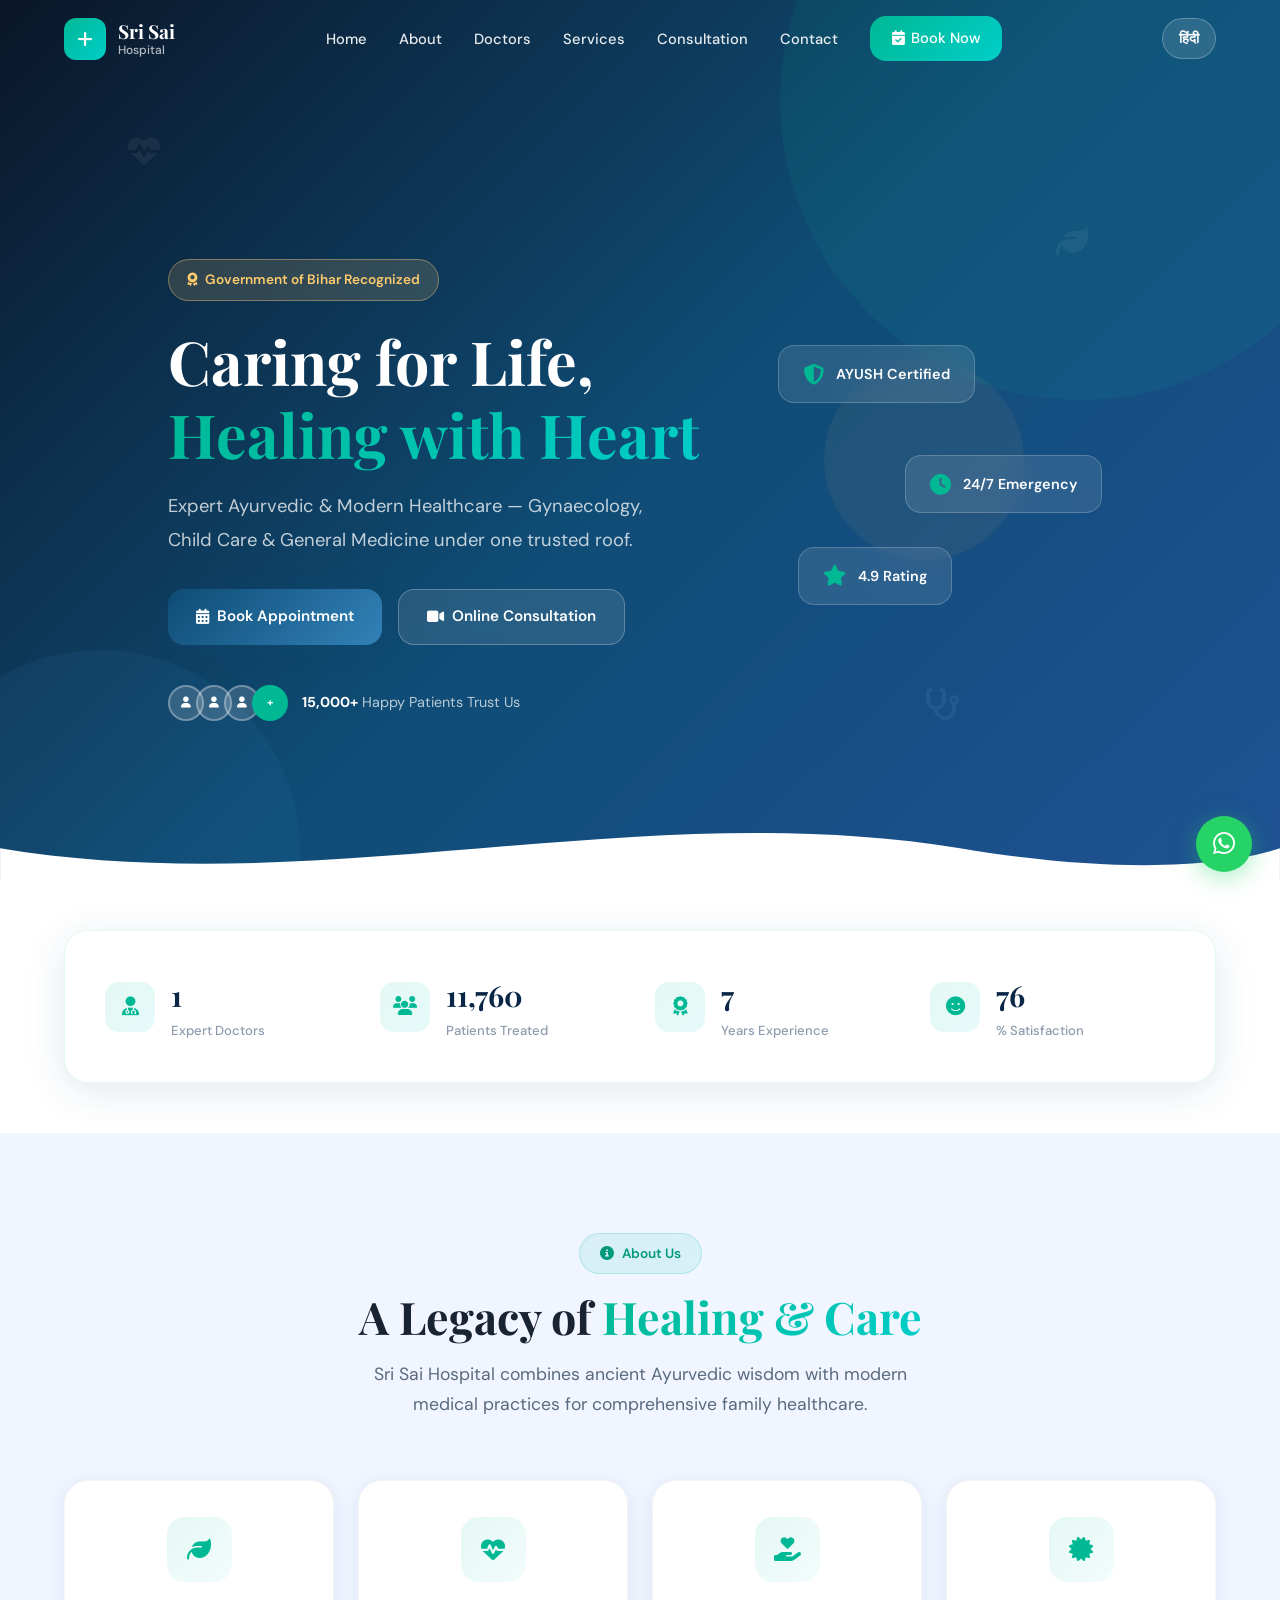
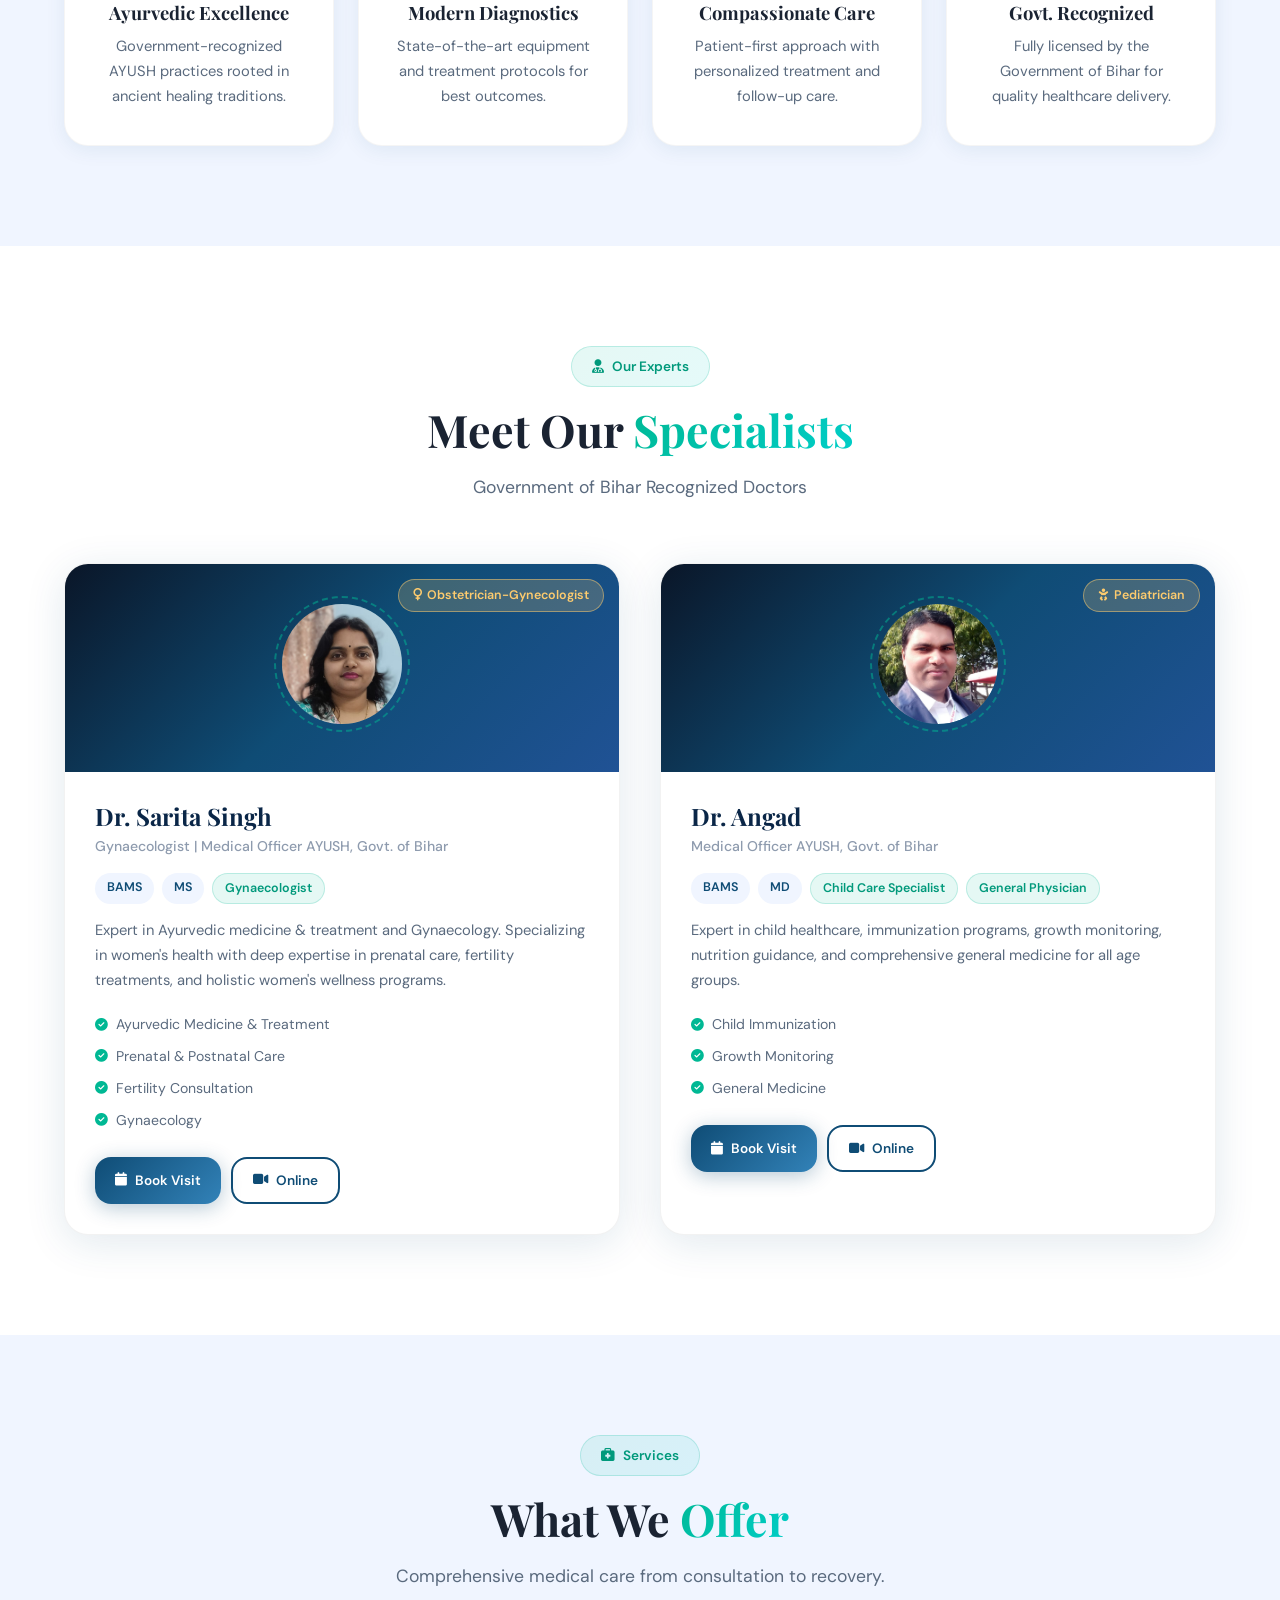
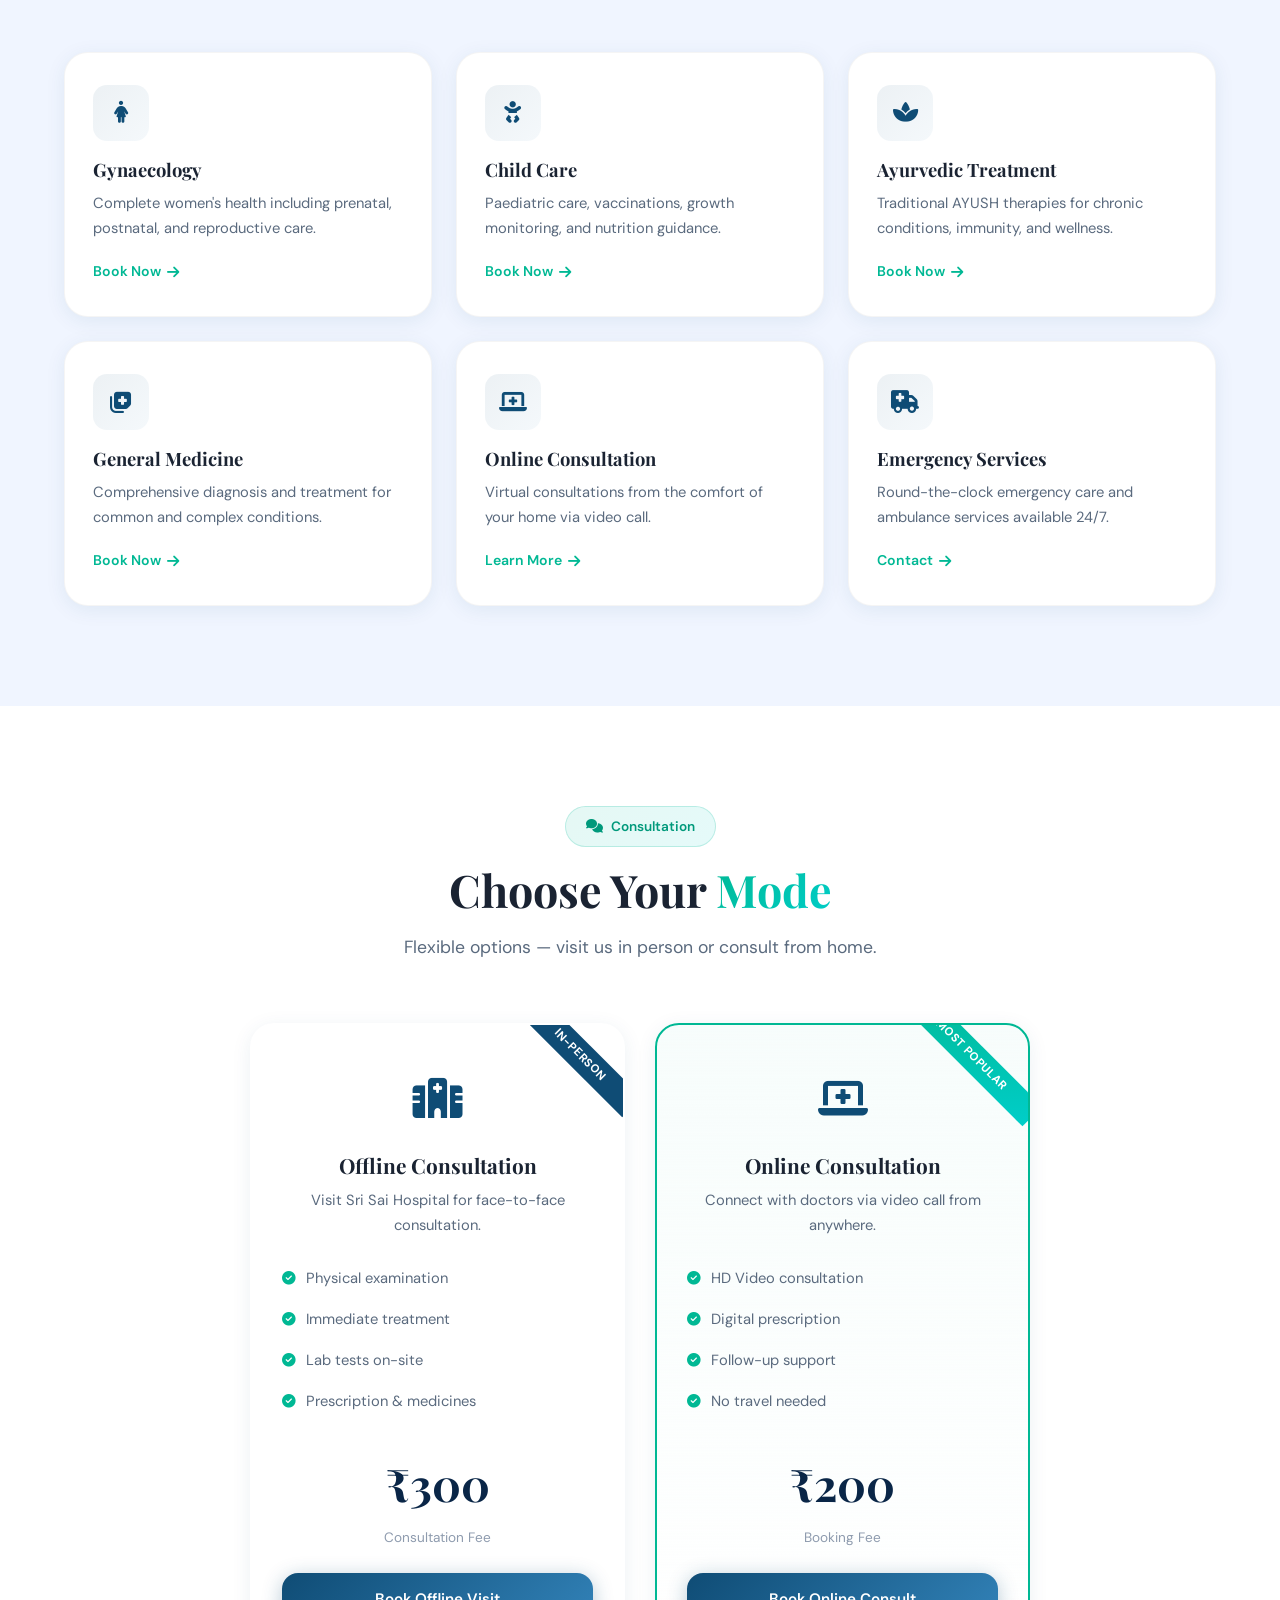
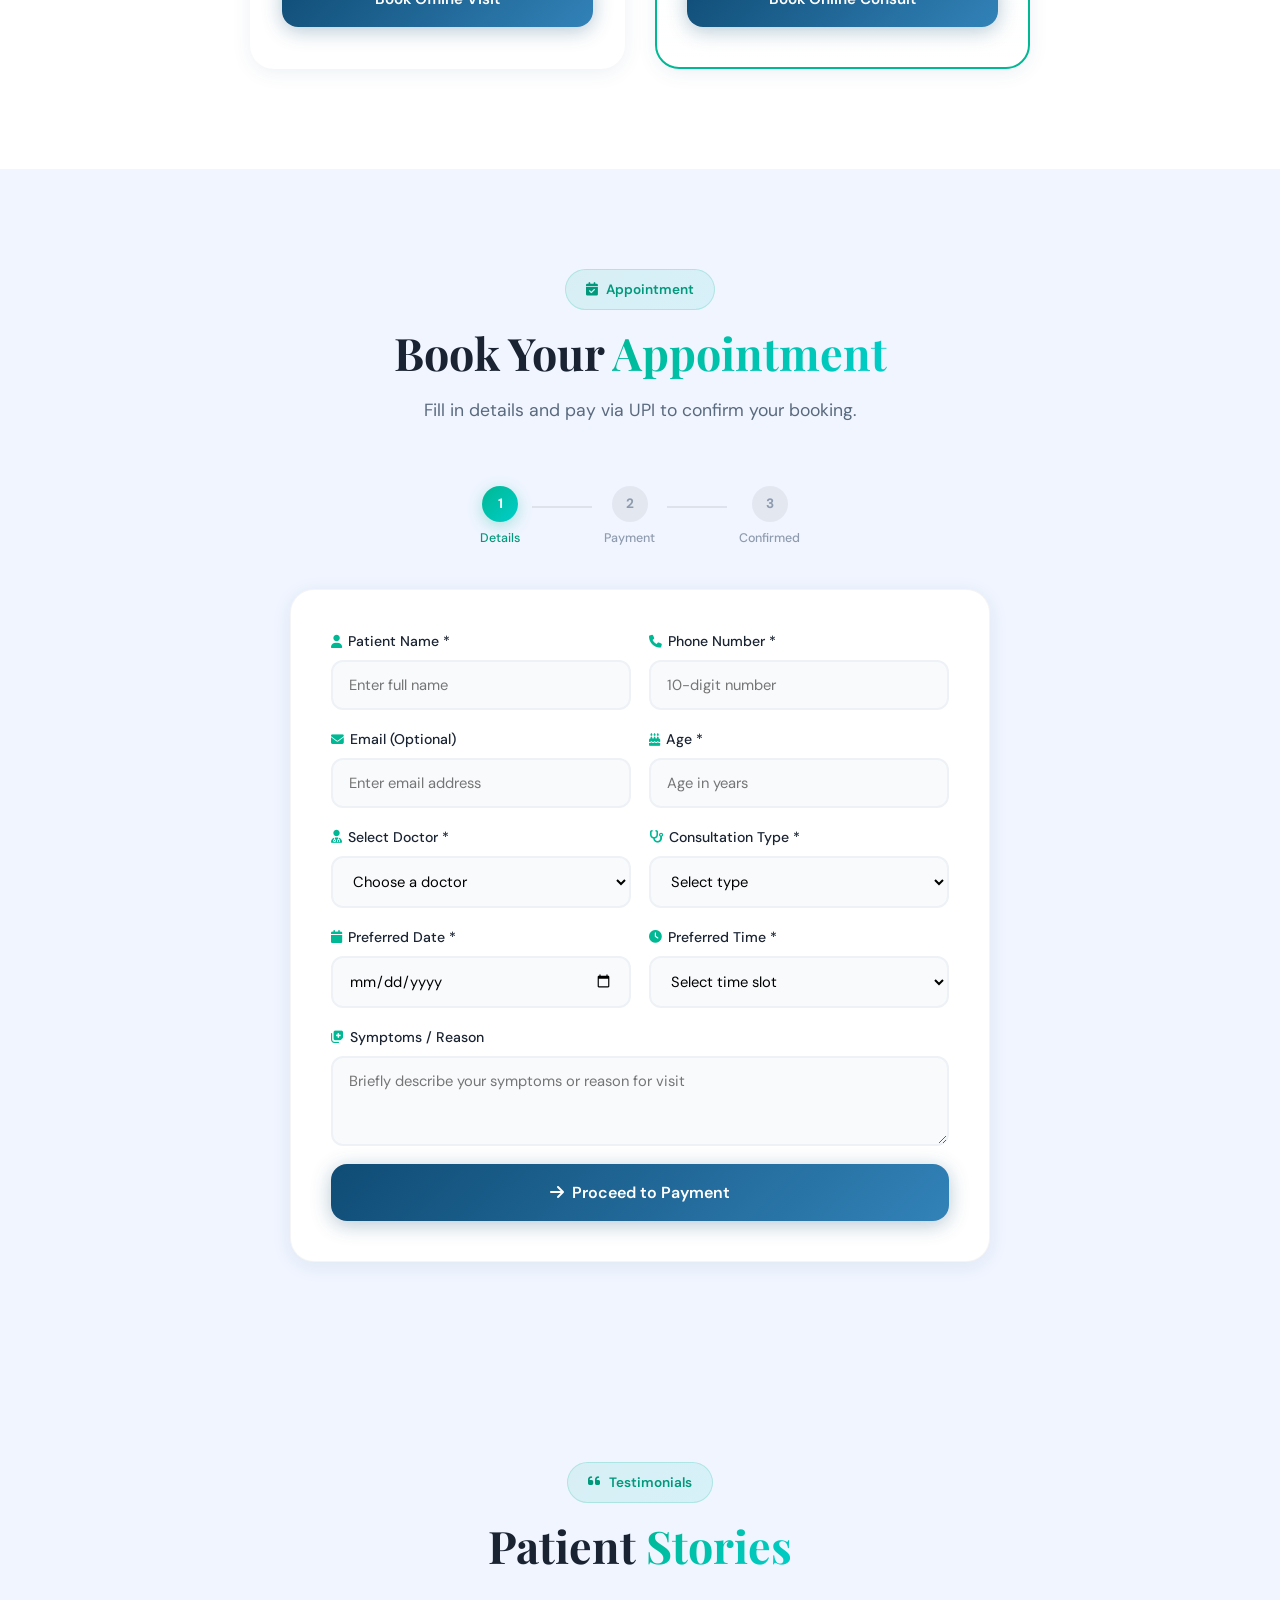
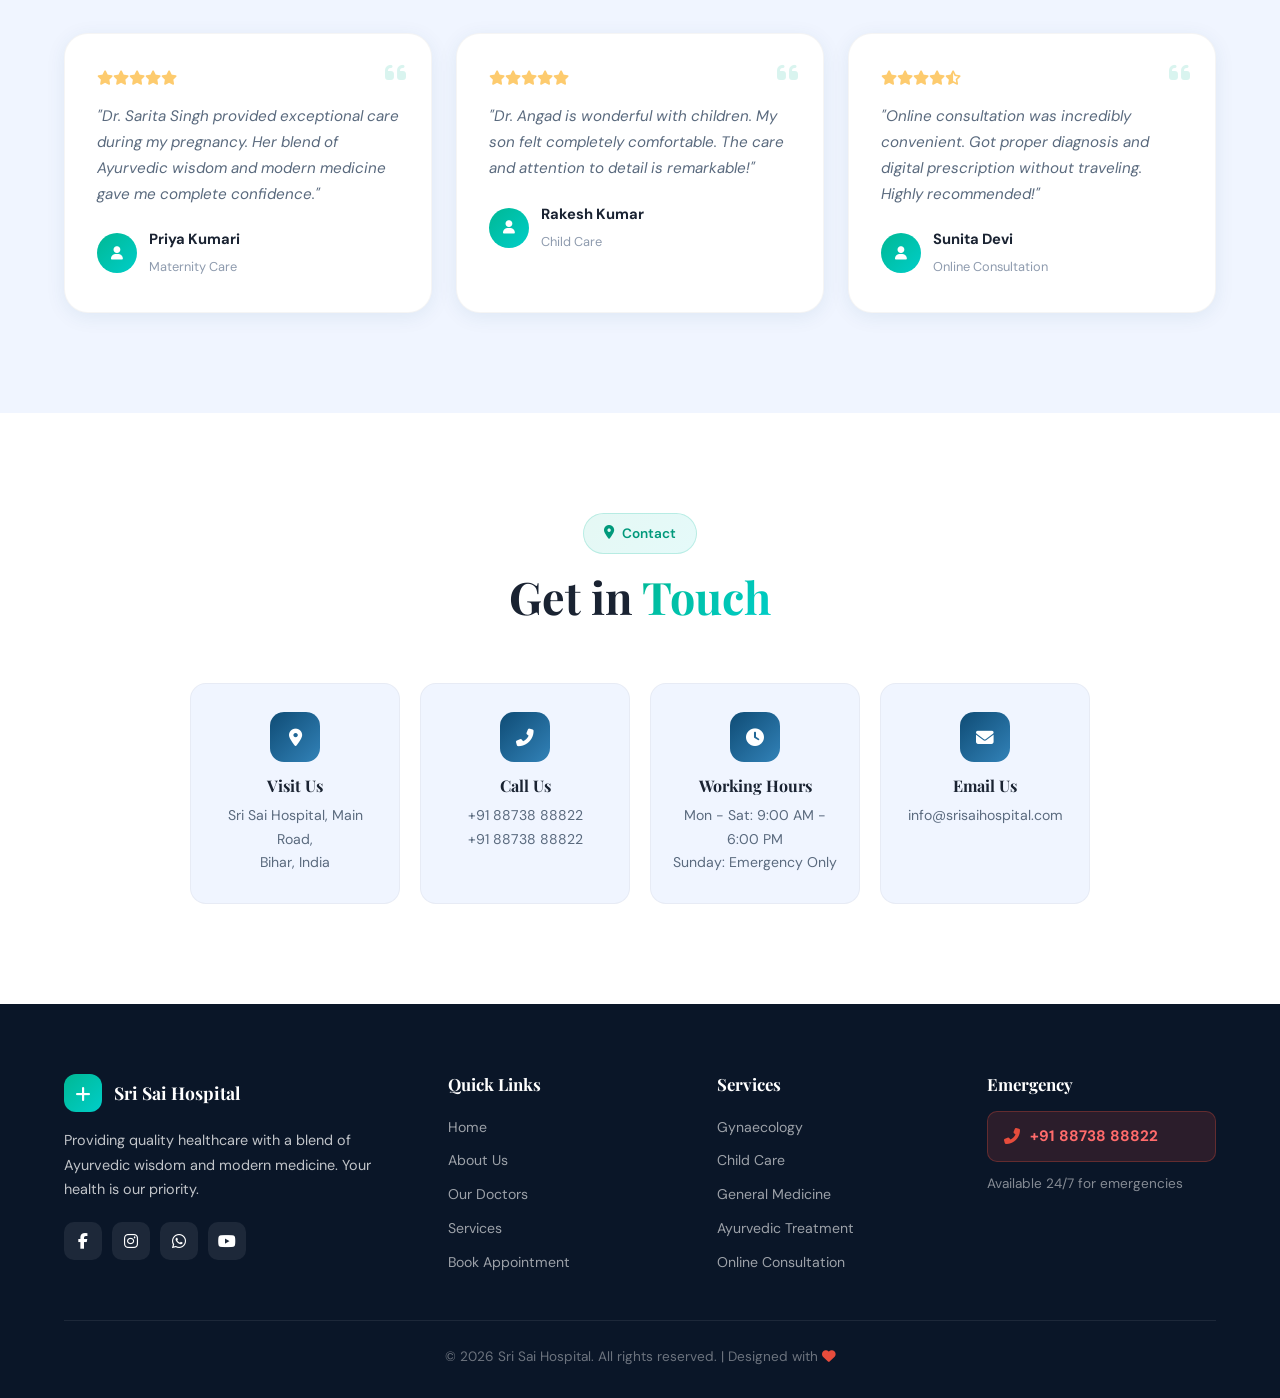
<file: index.html>
<!DOCTYPE html>
<html lang="en">
<head>
    <meta charset="UTF-8">
    <meta name="viewport" content="width=device-width, initial-scale=1.0">
    <title>Sri Sai Hospital | Premium Healthcare Services</title>
    <link rel="preconnect" href="https://fonts.googleapis.com">
    <link rel="preconnect" href="https://fonts.gstatic.com" crossorigin>
    <link href="https://fonts.googleapis.com/css2?family=Playfair+Display:wght@400;500;600;700;800&family=DM+Sans:wght@300;400;500;600;700&display=swap" rel="stylesheet">
    <link rel="stylesheet" href="https://cdnjs.cloudflare.com/ajax/libs/font-awesome/6.5.0/css/all.min.css">
    <link rel="stylesheet" href="styles.css">
</head>
<body>
    <!-- Preloader -->
    <div class="preloader" id="preloader">
        <div class="pulse-loader">
            <i class="fas fa-heartbeat"></i>
        </div>
    </div>

    <!-- Navigation -->
    <nav class="navbar" id="navbar">
        <div class="container nav-container">
            <a href="#" class="logo">
                <div class="logo-icon">
                    <i class="fas fa-plus"></i>
                </div>
                <div class="logo-text">
                    <span class="logo-name">Sri Sai</span>
                    <span class="logo-sub">Hospital</span>
                </div>
            </a>
            <button class="nav-toggle" id="navToggle" aria-label="Toggle navigation">
                <span></span>
                <span></span>
                <span></span>
            </button>
            <ul class="nav-links" id="navLinks">
                <li><a href="#home">Home</a></li>
                <li><a href="#about">About</a></li>
                <li><a href="#doctors">Doctors</a></li>
                <li><a href="#services">Services</a></li>
                <li><a href="#consultation">Consultation</a></li>
                <li><a href="#contact">Contact</a></li>
                <li><a href="#booking" class="btn-nav"><i class="fas fa-calendar-check"></i> Book Now</a></li>
            </ul>
            <a href="hi/index.html" class="lang-toggle" id="langToggle">
                <span>हिंदी</span>
            </a>
        </div>
    </nav>

    <!-- Hero Section -->
    <section class="hero" id="home">
        <div class="hero-bg-shapes">
            <div class="shape shape-1"></div>
            <div class="shape shape-2"></div>
            <div class="shape shape-3"></div>
            <div class="floating-icons">
                <i class="fas fa-heartbeat float-icon fi-1"></i>
                <i class="fas fa-leaf float-icon fi-2"></i>
                <i class="fas fa-baby float-icon fi-3"></i>
                <i class="fas fa-stethoscope float-icon fi-4"></i>
            </div>
        </div>
        <div class="container hero-content">
            <div class="hero-text">
                <div class="hero-badge">
                    <i class="fas fa-award"></i>
                    <span>Government of Bihar Recognized</span>
                </div>
                <h1>Caring for Life,<br><span class="gradient-text">Healing with Heart</span></h1>
                <p class="hero-subtitle">Expert Ayurvedic & Modern Healthcare — Gynaecology, Child Care & General Medicine under one trusted roof.</p>
                <div class="hero-btns">
                    <a href="#booking" class="btn btn-primary btn-glow">
                        <i class="fas fa-calendar-alt"></i> Book Appointment
                    </a>
                    <a href="#consultation" class="btn btn-glass">
                        <i class="fas fa-video"></i> Online Consultation
                    </a>
                </div>
                <div class="hero-trust">
                    <div class="trust-avatars">
                        <div class="avatar"><i class="fas fa-user"></i></div>
                        <div class="avatar"><i class="fas fa-user"></i></div>
                        <div class="avatar"><i class="fas fa-user"></i></div>
                        <div class="avatar avatar-more">+</div>
                    </div>
                    <p><strong>15,000+</strong> Happy Patients Trust Us</p>
                </div>
            </div>
            <div class="hero-visual">
                <div class="hero-card-stack">
                    <div class="hero-info-card hc-1">
                        <i class="fas fa-shield-alt"></i>
                        <span>AYUSH Certified</span>
                    </div>
                    <div class="hero-info-card hc-2">
                        <i class="fas fa-clock"></i>
                        <span>24/7 Emergency</span>
                    </div>
                    <div class="hero-info-card hc-3">
                        <i class="fas fa-star"></i>
                        <span>4.9 Rating</span>
                    </div>
                </div>
            </div>
        </div>
        <div class="hero-wave">
            <svg viewBox="0 0 1440 120" fill="none" xmlns="http://www.w3.org/2000/svg">
                <path d="M0,60 C360,120 720,0 1080,60 C1260,90 1380,80 1440,60 L1440,120 L0,120 Z" fill="white"/>
            </svg>
        </div>
    </section>

    <!-- Stats Bar -->
    <section class="stats-bar">
        <div class="container">
            <div class="stats-grid">
                <div class="stat-item">
                    <div class="stat-icon"><i class="fas fa-user-md"></i></div>
                    <div class="stat-content">
                        <span class="stat-number" data-count="2">0</span>
                        <span class="stat-label">Expert Doctors</span>
                    </div>
                </div>
                <div class="stat-item">
                    <div class="stat-icon"><i class="fas fa-users"></i></div>
                    <div class="stat-content">
                        <span class="stat-number" data-count="15000">0</span>
                        <span class="stat-label">Patients Treated</span>
                    </div>
                </div>
                <div class="stat-item">
                    <div class="stat-icon"><i class="fas fa-award"></i></div>
                    <div class="stat-content">
                        <span class="stat-number" data-count="10">0</span>
                        <span class="stat-label">Years Experience</span>
                    </div>
                </div>
                <div class="stat-item">
                    <div class="stat-icon"><i class="fas fa-smile"></i></div>
                    <div class="stat-content">
                        <span class="stat-number" data-count="98">0</span>
                        <span class="stat-label">% Satisfaction</span>
                    </div>
                </div>
            </div>
        </div>
    </section>

    <!-- About Section -->
    <section class="section about" id="about">
        <div class="container">
            <div class="section-header">
                <span class="section-tag"><i class="fas fa-info-circle"></i> About Us</span>
                <h2>A Legacy of <span class="gradient-text">Healing & Care</span></h2>
                <p class="section-desc">Sri Sai Hospital combines ancient Ayurvedic wisdom with modern medical practices for comprehensive family healthcare.</p>
            </div>
            <div class="about-grid">
                <div class="about-card" data-aos="fade-up">
                    <div class="about-icon-wrap">
                        <div class="about-icon"><i class="fas fa-leaf"></i></div>
                    </div>
                    <h3>Ayurvedic Excellence</h3>
                    <p>Government-recognized AYUSH practices rooted in ancient healing traditions.</p>
                </div>
                <div class="about-card" data-aos="fade-up" data-delay="100">
                    <div class="about-icon-wrap">
                        <div class="about-icon"><i class="fas fa-heartbeat"></i></div>
                    </div>
                    <h3>Modern Diagnostics</h3>
                    <p>State-of-the-art equipment and treatment protocols for best outcomes.</p>
                </div>
                <div class="about-card" data-aos="fade-up" data-delay="200">
                    <div class="about-icon-wrap">
                        <div class="about-icon"><i class="fas fa-hand-holding-heart"></i></div>
                    </div>
                    <h3>Compassionate Care</h3>
                    <p>Patient-first approach with personalized treatment and follow-up care.</p>
                </div>
                <div class="about-card" data-aos="fade-up" data-delay="300">
                    <div class="about-icon-wrap">
                        <div class="about-icon"><i class="fas fa-certificate"></i></div>
                    </div>
                    <h3>Govt. Recognized</h3>
                    <p>Fully licensed by the Government of Bihar for quality healthcare delivery.</p>
                </div>
            </div>
        </div>
    </section>

    <!-- Doctors Section -->
    <section class="section doctors" id="doctors">
        <div class="container">
            <div class="section-header">
                <span class="section-tag"><i class="fas fa-user-md"></i> Our Experts</span>
                <h2>Meet Our <span class="gradient-text">Specialists</span></h2>
                <p class="section-desc">Government of Bihar Recognized Doctors</p>
            </div>
            <div class="doctors-grid">
                <!-- Dr. Sarita Singh -->
                <div class="doctor-card">
                    <div class="doctor-glow"></div>
                    <div class="doctor-header">
                        <div class="doctor-avatar-wrap">
                            <div class="doctor-avatar">
                                <img src="images/dr-sarita.jpg" alt="Dr. Sarita Singh" class="zoom-face">
                            </div>
                            <div class="avatar-ring"></div>
                        </div>
                        <div class="doctor-badge-wrap">
                            <span class="badge-govt"><i class="fas fa-venus"></i> Obstetrician-Gynecologist</span>
                        </div>
                    </div>
                    <div class="doctor-body">
                        <h3>Dr. Sarita Singh</h3>
                        <span class="doctor-designation">Gynaecologist | Medical Officer AYUSH, Govt. of Bihar</span>
                        <div class="doctor-tags">
                            <span class="tag">BAMS</span>
                            <span class="tag">MS</span>
                            <span class="tag tag-specialty">Gynaecologist</span>
                        </div>
                        <p class="doctor-bio">Expert in Ayurvedic medicine & treatment and Gynaecology. Specializing in women's health with deep expertise in prenatal care, fertility treatments, and holistic women's wellness programs.</p>
                        <div class="doctor-highlights">
                            <div class="dh-item"><i class="fas fa-check-circle"></i> Ayurvedic Medicine & Treatment</div>
                            <div class="dh-item"><i class="fas fa-check-circle"></i> Prenatal & Postnatal Care</div>
                            <div class="dh-item"><i class="fas fa-check-circle"></i> Fertility Consultation</div>
                            <div class="dh-item"><i class="fas fa-check-circle"></i> Gynaecology</div>
                        </div>
                        <div class="doctor-actions">
                            <a href="#booking" class="btn btn-primary btn-sm">
                                <i class="fas fa-calendar"></i> Book Visit
                            </a>
                            <a href="#consultation" class="btn btn-outline-dark btn-sm">
                                <i class="fas fa-video"></i> Online
                            </a>
                        </div>
                    </div>
                </div>

                <!-- Dr. Angad -->
                <div class="doctor-card">
                    <div class="doctor-glow"></div>
                    <div class="doctor-header">
                        <div class="doctor-avatar-wrap">
                            <div class="doctor-avatar">
                                <img src="images/dr-angad.jpg" alt="Dr. Angad">
                            </div>
                            <div class="avatar-ring"></div>
                        </div>
                        <div class="doctor-badge-wrap">
                            <span class="badge-govt"><i class="fas fa-baby"></i> Pediatrician</span>
                        </div>
                    </div>
                    <div class="doctor-body">
                        <h3>Dr. Angad</h3>
                        <span class="doctor-designation">Medical Officer AYUSH, Govt. of Bihar</span>
                        <div class="doctor-tags">
                            <span class="tag">BAMS</span>
                            <span class="tag">MD</span>
                            <span class="tag tag-specialty">Child Care Specialist</span>
                            <span class="tag tag-specialty">General Physician</span>
                        </div>
                        <p class="doctor-bio">Expert in child healthcare, immunization programs, growth monitoring, nutrition guidance, and comprehensive general medicine for all age groups.</p>
                        <div class="doctor-highlights">
                            <div class="dh-item"><i class="fas fa-check-circle"></i> Child Immunization</div>
                            <div class="dh-item"><i class="fas fa-check-circle"></i> Growth Monitoring</div>
                            <div class="dh-item"><i class="fas fa-check-circle"></i> General Medicine</div>
                        </div>
                        <div class="doctor-actions">
                            <a href="#booking" class="btn btn-primary btn-sm">
                                <i class="fas fa-calendar"></i> Book Visit
                            </a>
                            <a href="#consultation" class="btn btn-outline-dark btn-sm">
                                <i class="fas fa-video"></i> Online
                            </a>
                        </div>
                    </div>
                </div>
            </div>
        </div>
    </section>

    <!-- Services Section -->
    <section class="section services" id="services">
        <div class="container">
            <div class="section-header">
                <span class="section-tag"><i class="fas fa-briefcase-medical"></i> Services</span>
                <h2>What We <span class="gradient-text">Offer</span></h2>
                <p class="section-desc">Comprehensive medical care from consultation to recovery.</p>
            </div>
            <div class="services-grid">
                <div class="service-card">
                    <div class="service-icon-wrap">
                        <i class="fas fa-female"></i>
                    </div>
                    <h3>Gynaecology</h3>
                    <p>Complete women's health including prenatal, postnatal, and reproductive care.</p>
                    <a href="#booking" class="service-link">Book Now <i class="fas fa-arrow-right"></i></a>
                </div>
                <div class="service-card">
                    <div class="service-icon-wrap">
                        <i class="fas fa-baby"></i>
                    </div>
                    <h3>Child Care</h3>
                    <p>Paediatric care, vaccinations, growth monitoring, and nutrition guidance.</p>
                    <a href="#booking" class="service-link">Book Now <i class="fas fa-arrow-right"></i></a>
                </div>
                <div class="service-card">
                    <div class="service-icon-wrap">
                        <i class="fas fa-spa"></i>
                    </div>
                    <h3>Ayurvedic Treatment</h3>
                    <p>Traditional AYUSH therapies for chronic conditions, immunity, and wellness.</p>
                    <a href="#booking" class="service-link">Book Now <i class="fas fa-arrow-right"></i></a>
                </div>
                <div class="service-card">
                    <div class="service-icon-wrap">
                        <i class="fas fa-notes-medical"></i>
                    </div>
                    <h3>General Medicine</h3>
                    <p>Comprehensive diagnosis and treatment for common and complex conditions.</p>
                    <a href="#booking" class="service-link">Book Now <i class="fas fa-arrow-right"></i></a>
                </div>
                <div class="service-card">
                    <div class="service-icon-wrap">
                        <i class="fas fa-laptop-medical"></i>
                    </div>
                    <h3>Online Consultation</h3>
                    <p>Virtual consultations from the comfort of your home via video call.</p>
                    <a href="#consultation" class="service-link">Learn More <i class="fas fa-arrow-right"></i></a>
                </div>
                <div class="service-card">
                    <div class="service-icon-wrap">
                        <i class="fas fa-ambulance"></i>
                    </div>
                    <h3>Emergency Services</h3>
                    <p>Round-the-clock emergency care and ambulance services available 24/7.</p>
                    <a href="#contact" class="service-link">Contact <i class="fas fa-arrow-right"></i></a>
                </div>
            </div>
        </div>
    </section>

    <!-- Consultation Section -->
    <section class="section consultation-section" id="consultation">
        <div class="container">
            <div class="section-header">
                <span class="section-tag"><i class="fas fa-comments"></i> Consultation</span>
                <h2>Choose Your <span class="gradient-text">Mode</span></h2>
                <p class="section-desc">Flexible options — visit us in person or consult from home.</p>
            </div>
            <div class="consultation-grid">
                <div class="consult-card">
                    <div class="consult-ribbon">In-Person</div>
                    <div class="consult-icon"><i class="fas fa-hospital-alt"></i></div>
                    <h3>Offline Consultation</h3>
                    <p>Visit Sri Sai Hospital for face-to-face consultation.</p>
                    <ul class="consult-features">
                        <li><i class="fas fa-check-circle"></i> Physical examination</li>
                        <li><i class="fas fa-check-circle"></i> Immediate treatment</li>
                        <li><i class="fas fa-check-circle"></i> Lab tests on-site</li>
                        <li><i class="fas fa-check-circle"></i> Prescription & medicines</li>
                    </ul>
                    <div class="consult-price">
                        <div class="price-amount">₹300</div>
                        <div class="price-label">Consultation Fee</div>
                    </div>
                    <a href="#booking" class="btn btn-primary btn-block">Book Offline Visit</a>
                </div>
                <div class="consult-card featured">
                    <div class="consult-ribbon featured-ribbon">Most Popular</div>
                    <div class="consult-icon"><i class="fas fa-laptop-medical"></i></div>
                    <h3>Online Consultation</h3>
                    <p>Connect with doctors via video call from anywhere.</p>
                    <ul class="consult-features">
                        <li><i class="fas fa-check-circle"></i> HD Video consultation</li>
                        <li><i class="fas fa-check-circle"></i> Digital prescription</li>
                        <li><i class="fas fa-check-circle"></i> Follow-up support</li>
                        <li><i class="fas fa-check-circle"></i> No travel needed</li>
                    </ul>
                    <div class="consult-price">
                        <div class="price-amount">₹200</div>
                        <div class="price-label">Booking Fee</div>
                    </div>
                    <a href="#booking" class="btn btn-primary btn-block btn-glow">Book Online Consult</a>
                </div>
            </div>
        </div>
    </section>

    <!-- Booking Section -->
    <section class="section booking-section" id="booking">
        <div class="container">
            <div class="section-header">
                <span class="section-tag"><i class="fas fa-calendar-check"></i> Appointment</span>
                <h2>Book Your <span class="gradient-text">Appointment</span></h2>
                <p class="section-desc">Fill in details and pay via UPI to confirm your booking.</p>
            </div>
            <div class="booking-wrapper">
                <div class="booking-steps">
                    <div class="step active" id="step1Indicator">
                        <div class="step-num">1</div>
                        <span>Details</span>
                    </div>
                    <div class="step-line"></div>
                    <div class="step" id="step2Indicator">
                        <div class="step-num">2</div>
                        <span>Payment</span>
                    </div>
                    <div class="step-line"></div>
                    <div class="step" id="step3Indicator">
                        <div class="step-num">3</div>
                        <span>Confirmed</span>
                    </div>
                </div>

                <form class="booking-form" id="bookingForm">
                    <div class="form-row">
                        <div class="form-group">
                            <label for="patientName"><i class="fas fa-user"></i> Patient Name *</label>
                            <input type="text" id="patientName" name="patientName" required placeholder="Enter full name">
                        </div>
                        <div class="form-group">
                            <label for="phone"><i class="fas fa-phone"></i> Phone Number *</label>
                            <input type="tel" id="phone" name="phone" required placeholder="10-digit number" pattern="[0-9]{10}">
                        </div>
                    </div>
                    <div class="form-row">
                        <div class="form-group">
                            <label for="email"><i class="fas fa-envelope"></i> Email (Optional)</label>
                            <input type="email" id="email" name="email" placeholder="Enter email address">
                        </div>
                        <div class="form-group">
                            <label for="age"><i class="fas fa-birthday-cake"></i> Age *</label>
                            <input type="number" id="age" name="age" required min="0" max="120" placeholder="Age in years">
                        </div>
                    </div>
                    <div class="form-row">
                        <div class="form-group">
                            <label for="doctor"><i class="fas fa-user-md"></i> Select Doctor *</label>
                            <select id="doctor" name="doctor" required>
                                <option value="">Choose a doctor</option>
                                <option value="dr-sarita">Dr. Sarita Singh - Gynaecologist</option>
                                <option value="dr-angad">Dr. Angad - Child Care / General</option>
                            </select>
                        </div>
                        <div class="form-group">
                            <label for="consultType"><i class="fas fa-stethoscope"></i> Consultation Type *</label>
                            <select id="consultType" name="consultType" required>
                                <option value="">Select type</option>
                                <option value="offline">Offline Visit (₹300)</option>
                                <option value="online">Online Video (₹200)</option>
                            </select>
                        </div>
                    </div>
                    <div class="form-row">
                        <div class="form-group">
                            <label for="date"><i class="fas fa-calendar"></i> Preferred Date *</label>
                            <input type="date" id="date" name="date" required>
                        </div>
                        <div class="form-group">
                            <label for="time"><i class="fas fa-clock"></i> Preferred Time *</label>
                            <select id="time" name="time" required>
                                <option value="">Select time slot</option>
                                <option value="09:00">09:00 AM</option>
                                <option value="09:30">09:30 AM</option>
                                <option value="10:00">10:00 AM</option>
                                <option value="10:30">10:30 AM</option>
                                <option value="11:00">11:00 AM</option>
                                <option value="11:30">11:30 AM</option>
                                <option value="12:00">12:00 PM</option>
                                <option value="14:00">02:00 PM</option>
                                <option value="14:30">02:30 PM</option>
                                <option value="15:00">03:00 PM</option>
                                <option value="15:30">03:30 PM</option>
                                <option value="16:00">04:00 PM</option>
                                <option value="16:30">04:30 PM</option>
                                <option value="17:00">05:00 PM</option>
                            </select>
                        </div>
                    </div>
                    <div class="form-group full-width">
                        <label for="symptoms"><i class="fas fa-notes-medical"></i> Symptoms / Reason</label>
                        <textarea id="symptoms" name="symptoms" rows="3" placeholder="Briefly describe your symptoms or reason for visit"></textarea>
                    </div>
                    <button type="submit" class="btn btn-primary btn-block btn-lg btn-glow">
                        <i class="fas fa-arrow-right"></i> Proceed to Payment
                    </button>
                </form>

                <!-- Payment Section -->
                <div class="payment-section" id="paymentSection" style="display: none;">
                    <div class="payment-card">
                        <div class="payment-header">
                            <i class="fas fa-lock"></i>
                            <h3>Secure UPI Payment</h3>
                        </div>
                        <div class="payment-amount-box" id="paymentAmount">
                            <span class="pay-label">Amount to Pay</span>
                            <span class="pay-amount">₹200</span>
                        </div>
                        <div class="upi-section">
                            <div class="upi-qr">
                                <div class="qr-box" id="qrCode">
                                    <i class="fas fa-qrcode"></i>
                                    <p>Scan to Pay</p>
                                </div>
                            </div>
                            <div class="upi-details">
                                <p class="upi-heading">Pay via UPI ID</p>
                                <div class="upi-id-box">
                                    <span class="upi-id" id="upiId">srisaihospital@upi</span>
                                    <button class="copy-btn" onclick="copyUPI()" type="button">
                                        <i class="fas fa-copy"></i>
                                    </button>
                                </div>
                                <p class="upi-heading" style="margin-top: 15px;">Quick Pay with Apps</p>
                                <div class="upi-apps">
                                    <button class="upi-app-btn" onclick="payWithUPI('gpay')" type="button">
                                        <i class="fab fa-google-pay"></i>
                                        <span>GPay</span>
                                    </button>
                                    <button class="upi-app-btn" onclick="payWithUPI('phonepe')" type="button">
                                        <i class="fas fa-mobile-alt"></i>
                                        <span>PhonePe</span>
                                    </button>
                                    <button class="upi-app-btn" onclick="payWithUPI('paytm')" type="button">
                                        <i class="fas fa-wallet"></i>
                                        <span>Paytm</span>
                                    </button>
                                </div>
                            </div>
                        </div>
                        <div class="payment-note">
                            <i class="fas fa-info-circle"></i>
                            <span>After payment, enter the UPI Transaction ID below to confirm.</span>
                        </div>
                        <div class="form-group">
                            <label for="transactionId"><i class="fas fa-receipt"></i> Transaction ID *</label>
                            <input type="text" id="transactionId" placeholder="Enter UPI Transaction ID">
                        </div>
                        <button class="btn btn-primary btn-block btn-lg btn-glow" onclick="confirmBooking()" type="button">
                            <i class="fas fa-check-circle"></i> Confirm Booking
                        </button>
                        <button class="btn btn-ghost btn-block" onclick="goBackToForm()" type="button">
                            <i class="fas fa-arrow-left"></i> Back to Form
                        </button>
                    </div>
                </div>
            </div>
        </div>
    </section>

    <!-- Testimonials -->
    <section class="section testimonials-section">
        <div class="container">
            <div class="section-header">
                <span class="section-tag"><i class="fas fa-quote-left"></i> Testimonials</span>
                <h2>Patient <span class="gradient-text">Stories</span></h2>
            </div>
            <div class="testimonials-grid">
                <div class="testimonial-card">
                    <div class="tc-quote"><i class="fas fa-quote-left"></i></div>
                    <div class="tc-stars">
                        <i class="fas fa-star"></i><i class="fas fa-star"></i><i class="fas fa-star"></i><i class="fas fa-star"></i><i class="fas fa-star"></i>
                    </div>
                    <p>"Dr. Sarita Singh provided exceptional care during my pregnancy. Her blend of Ayurvedic wisdom and modern medicine gave me complete confidence."</p>
                    <div class="tc-author">
                        <div class="tc-avatar"><i class="fas fa-user"></i></div>
                        <div>
                            <strong>Priya Kumari</strong>
                            <span>Maternity Care</span>
                        </div>
                    </div>
                </div>
                <div class="testimonial-card">
                    <div class="tc-quote"><i class="fas fa-quote-left"></i></div>
                    <div class="tc-stars">
                        <i class="fas fa-star"></i><i class="fas fa-star"></i><i class="fas fa-star"></i><i class="fas fa-star"></i><i class="fas fa-star"></i>
                    </div>
                    <p>"Dr. Angad is wonderful with children. My son felt completely comfortable. The care and attention to detail is remarkable!"</p>
                    <div class="tc-author">
                        <div class="tc-avatar"><i class="fas fa-user"></i></div>
                        <div>
                            <strong>Rakesh Kumar</strong>
                            <span>Child Care</span>
                        </div>
                    </div>
                </div>
                <div class="testimonial-card">
                    <div class="tc-quote"><i class="fas fa-quote-left"></i></div>
                    <div class="tc-stars">
                        <i class="fas fa-star"></i><i class="fas fa-star"></i><i class="fas fa-star"></i><i class="fas fa-star"></i><i class="fas fa-star-half-alt"></i>
                    </div>
                    <p>"Online consultation was incredibly convenient. Got proper diagnosis and digital prescription without traveling. Highly recommended!"</p>
                    <div class="tc-author">
                        <div class="tc-avatar"><i class="fas fa-user"></i></div>
                        <div>
                            <strong>Sunita Devi</strong>
                            <span>Online Consultation</span>
                        </div>
                    </div>
                </div>
            </div>
        </div>
    </section>

    <!-- Contact Section -->
    <section class="section contact-section" id="contact">
        <div class="container">
            <div class="section-header">
                <span class="section-tag"><i class="fas fa-map-marker-alt"></i> Contact</span>
                <h2>Get in <span class="gradient-text">Touch</span></h2>
            </div>
            <div class="contact-grid">
                <div class="contact-cards">
                    <div class="contact-card">
                        <div class="cc-icon"><i class="fas fa-map-marker-alt"></i></div>
                        <h4>Visit Us</h4>
                        <p>Sri Sai Hospital, Main Road,<br>Bihar, India</p>
                    </div>
                    <div class="contact-card">
                        <div class="cc-icon"><i class="fas fa-phone-alt"></i></div>
                        <h4>Call Us</h4>
                        <p>+91 88738 88822<br>+91 88738 88822</p>
                    </div>
                    <div class="contact-card">
                        <div class="cc-icon"><i class="fas fa-clock"></i></div>
                        <h4>Working Hours</h4>
                        <p>Mon - Sat: 9:00 AM - 6:00 PM<br>Sunday: Emergency Only</p>
                    </div>
                    <div class="contact-card">
                        <div class="cc-icon"><i class="fas fa-envelope"></i></div>
                        <h4>Email Us</h4>
                        <p>info@srisaihospital.com</p>
                    </div>
                </div>
            </div>
        </div>
    </section>

    <!-- Footer -->
    <footer class="footer">
        <div class="container">
            <div class="footer-top">
                <div class="footer-brand">
                    <div class="footer-logo">
                        <div class="logo-icon"><i class="fas fa-plus"></i></div>
                        <div>
                            <span class="logo-name">Sri Sai Hospital</span>
                        </div>
                    </div>
                    <p>Providing quality healthcare with a blend of Ayurvedic wisdom and modern medicine. Your health is our priority.</p>
                    <div class="social-links">
                        <a href="#" aria-label="Facebook"><i class="fab fa-facebook-f"></i></a>
                        <a href="#" aria-label="Instagram"><i class="fab fa-instagram"></i></a>
                        <a href="#" aria-label="WhatsApp"><i class="fab fa-whatsapp"></i></a>
                        <a href="#" aria-label="YouTube"><i class="fab fa-youtube"></i></a>
                    </div>
                </div>
                <div class="footer-links">
                    <h4>Quick Links</h4>
                    <a href="#home">Home</a>
                    <a href="#about">About Us</a>
                    <a href="#doctors">Our Doctors</a>
                    <a href="#services">Services</a>
                    <a href="#booking">Book Appointment</a>
                </div>
                <div class="footer-links">
                    <h4>Services</h4>
                    <a href="#">Gynaecology</a>
                    <a href="#">Child Care</a>
                    <a href="#">General Medicine</a>
                    <a href="#">Ayurvedic Treatment</a>
                    <a href="#">Online Consultation</a>
                </div>
                <div class="footer-emergency">
                    <h4>Emergency</h4>
                    <div class="emergency-box">
                        <i class="fas fa-phone-alt"></i>
                        <span>+91 88738 88822</span>
                    </div>
                    <p>Available 24/7 for emergencies</p>
                </div>
            </div>
            <div class="footer-bottom">
                <p>&copy; 2026 Sri Sai Hospital. All rights reserved. | Designed with <i class="fas fa-heart"></i></p>
            </div>
        </div>
    </footer>

    <!-- Success Modal -->
    <div class="modal-overlay" id="successModal">
        <div class="modal-content">
            <div class="modal-close" onclick="closeModal()"><i class="fas fa-times"></i></div>
            <div class="modal-icon">
                <i class="fas fa-check-circle"></i>
            </div>
            <h3>Booking Confirmed! 🎉</h3>
            <p>Your appointment has been booked successfully. A confirmation will be sent to your phone.</p>
            <div class="booking-summary" id="bookingDetails"></div>
            <button class="btn btn-primary" onclick="closeModal()">Done</button>
        </div>
    </div>

    <!-- WhatsApp Float -->
    <a href="https://wa.me/918873888822" class="whatsapp-float" target="_blank" aria-label="Chat on WhatsApp">
        <i class="fab fa-whatsapp"></i>
        <span class="wa-tooltip">Chat with us</span>
    </a>

    <script src="script.js"></script>
    <script src="i18n.js"></script>
</body>
</html>
</file>
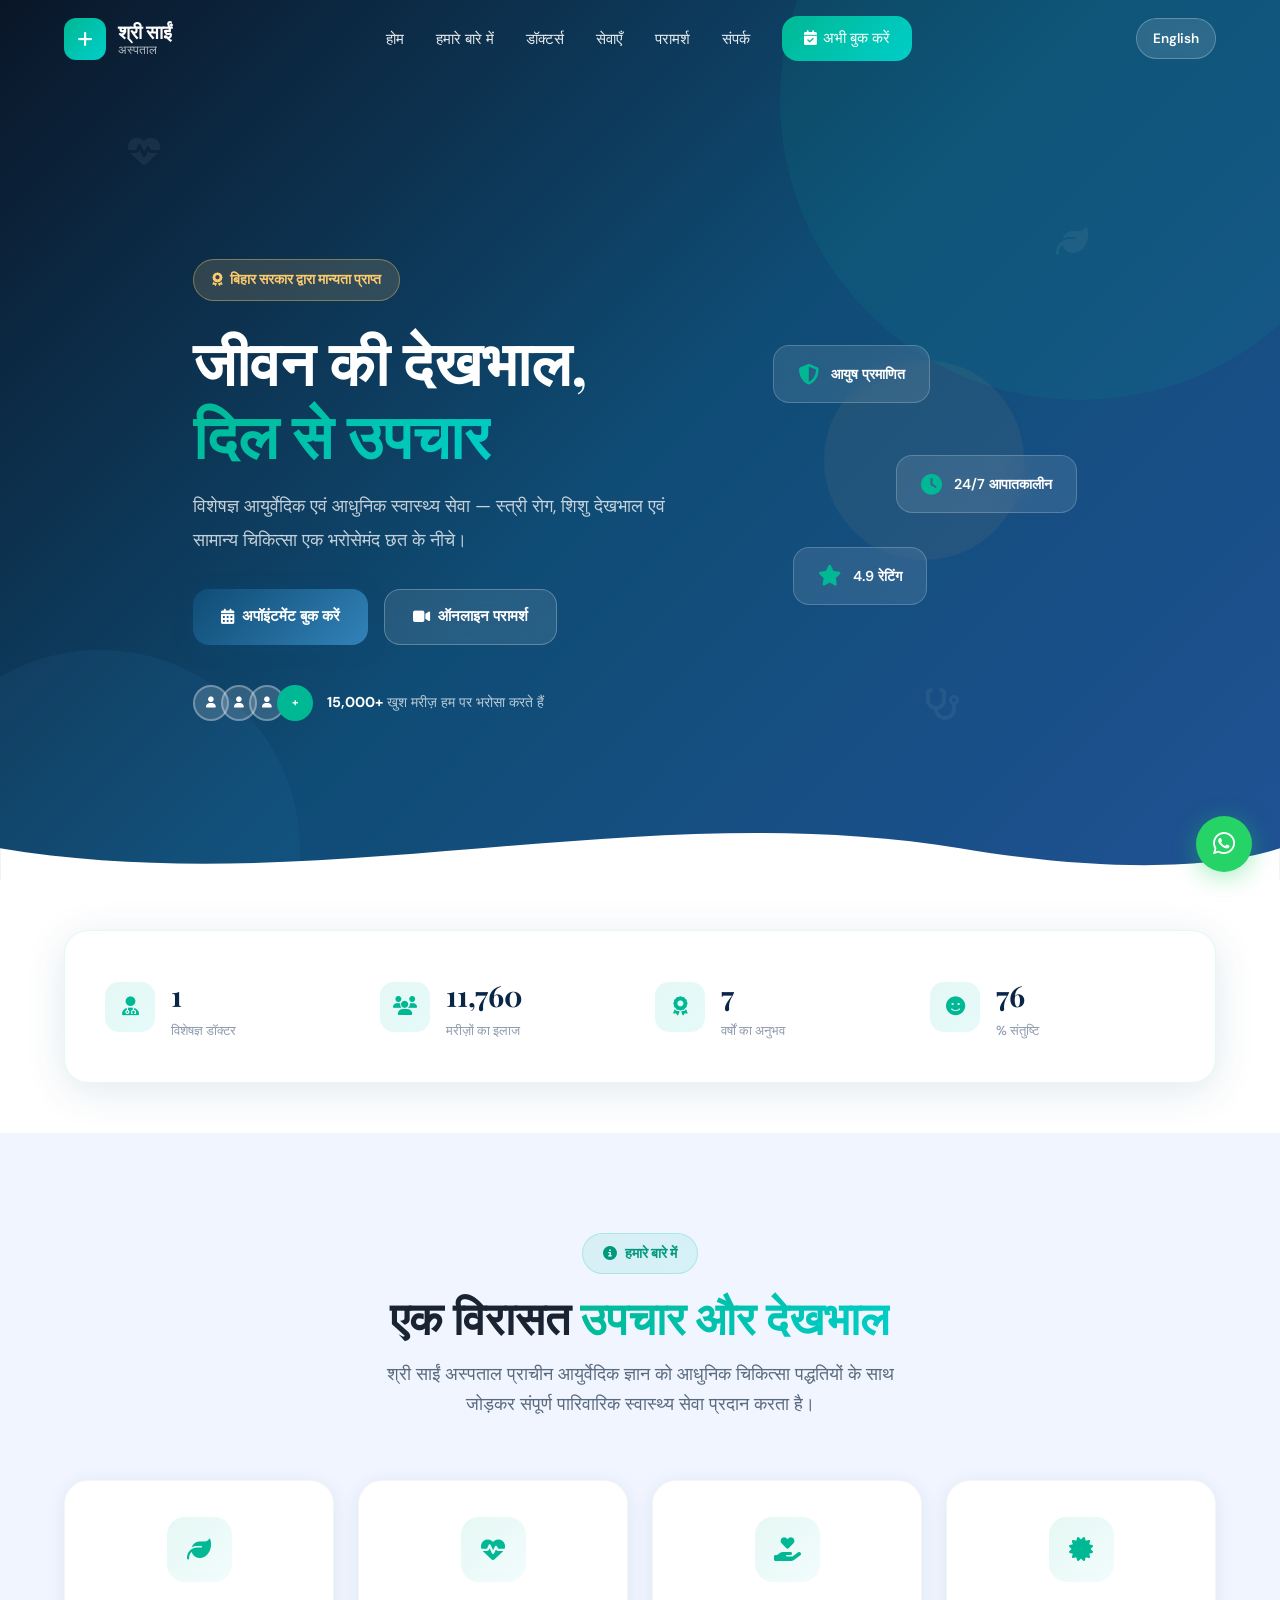
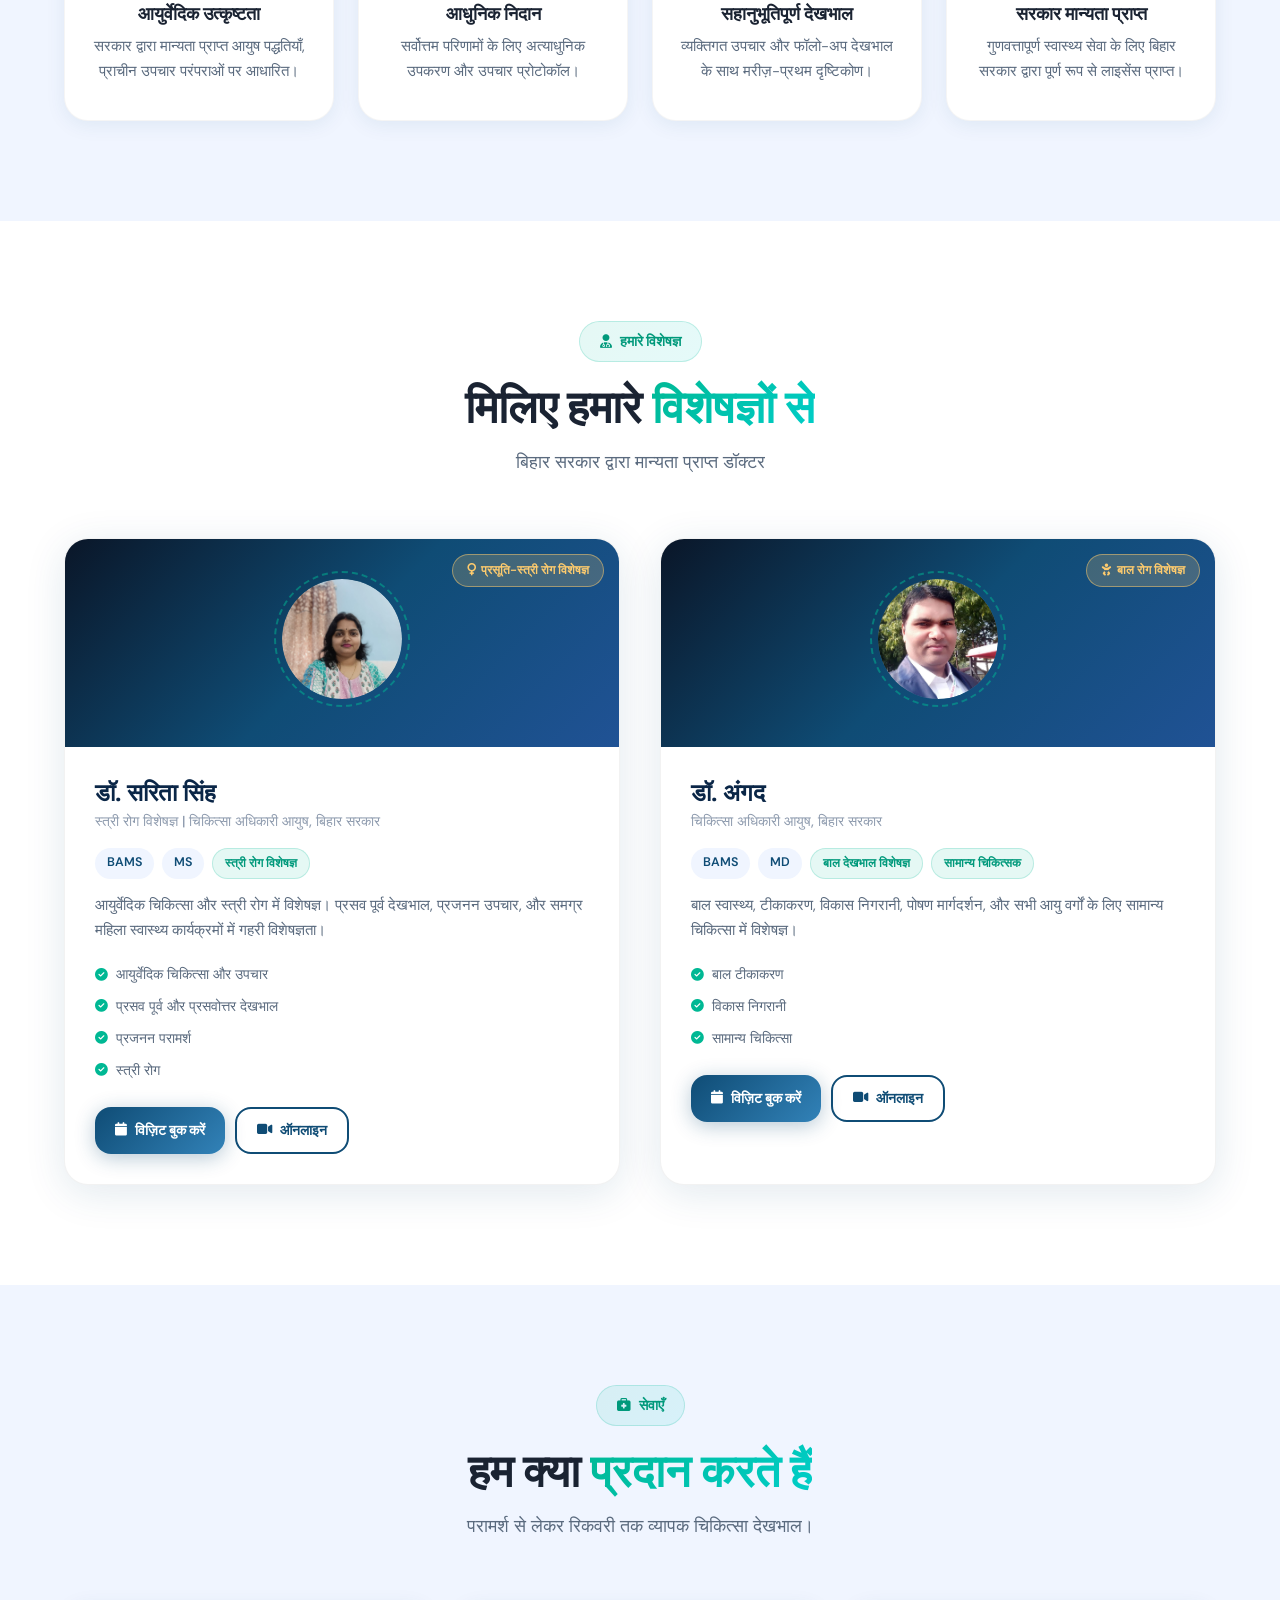
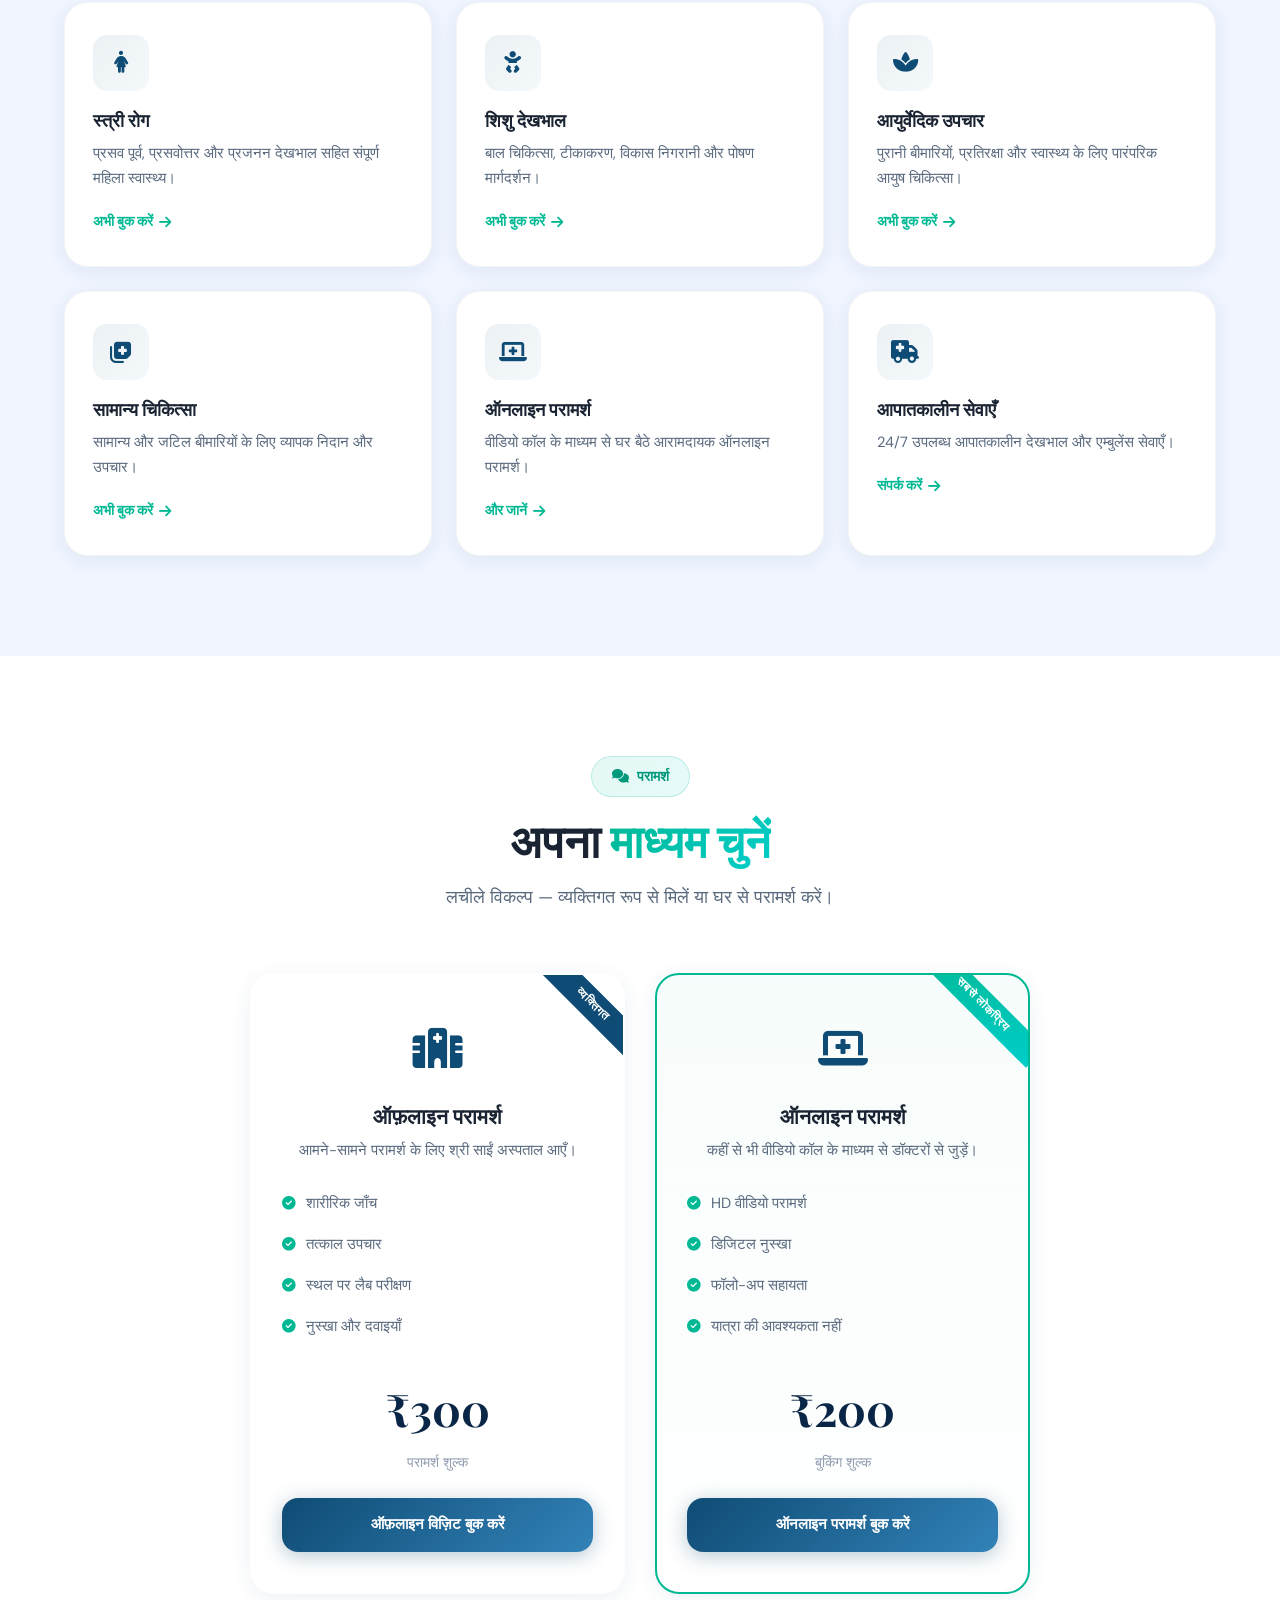
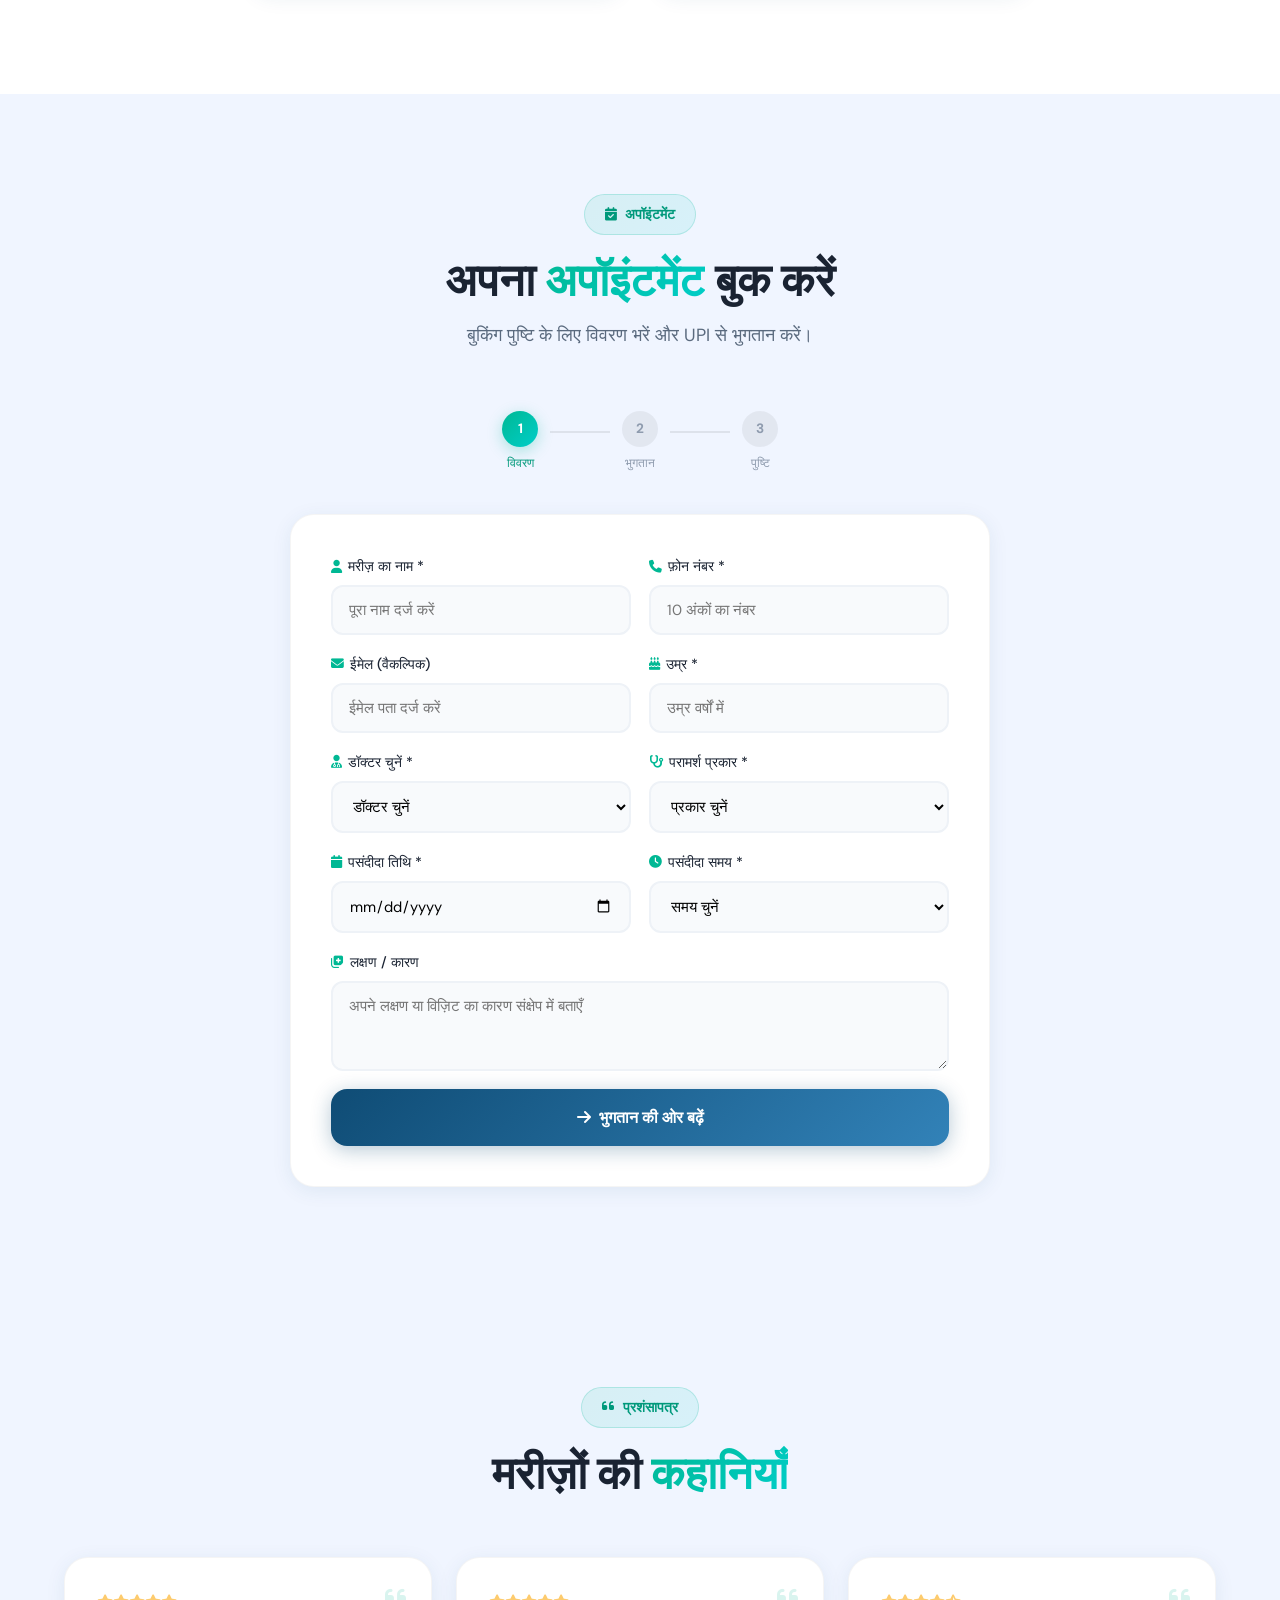
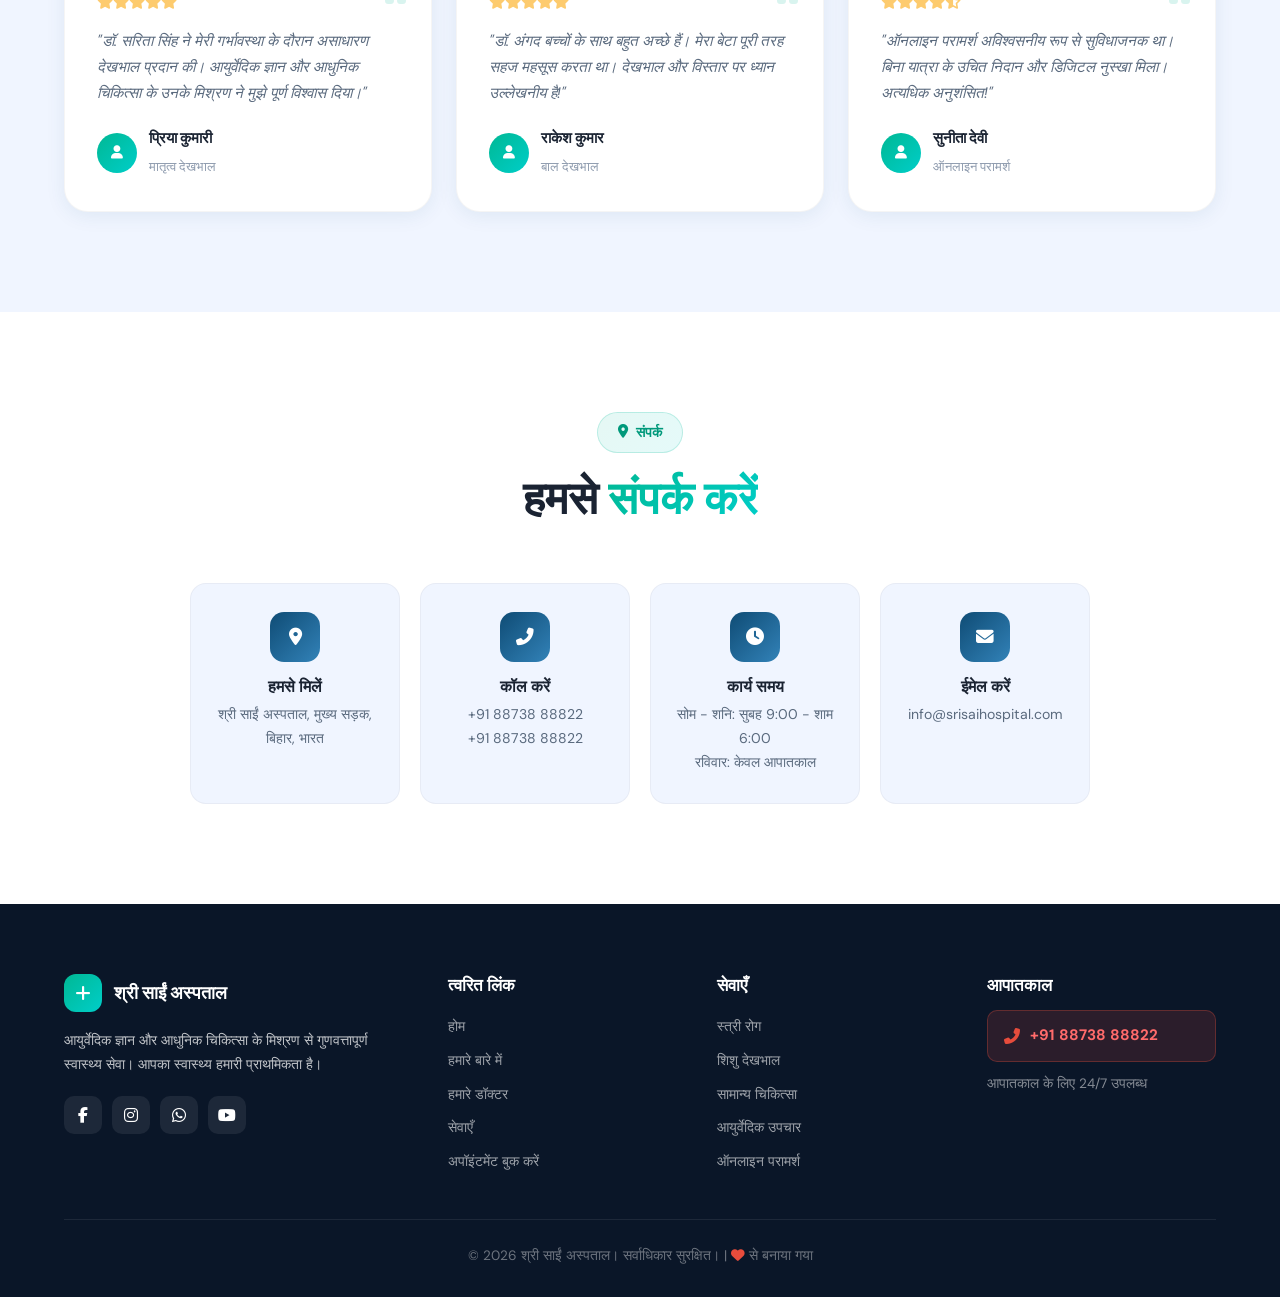
<file: hi/index.html>
<!DOCTYPE html>
<html lang="hi">
<head>
    <meta charset="UTF-8">
    <meta name="viewport" content="width=device-width, initial-scale=1.0">
    <title>श्री साईं अस्पताल | प्रीमियम स्वास्थ्य सेवा</title>
    <link rel="preconnect" href="https://fonts.googleapis.com">
    <link rel="preconnect" href="https://fonts.gstatic.com" crossorigin>
    <link href="https://fonts.googleapis.com/css2?family=Playfair+Display:wght@400;500;600;700;800&family=DM+Sans:wght@300;400;500;600;700&display=swap" rel="stylesheet">
    <link rel="stylesheet" href="https://cdnjs.cloudflare.com/ajax/libs/font-awesome/6.5.0/css/all.min.css">
    <link rel="stylesheet" href="../styles.css">
</head>
<body>
    <!-- Preloader -->
    <div class="preloader" id="preloader">
        <div class="pulse-loader">
            <i class="fas fa-heartbeat"></i>
        </div>
    </div>

    <!-- Navigation -->
    <nav class="navbar" id="navbar">
        <div class="container nav-container">
            <a href="#" class="logo">
                <div class="logo-icon">
                    <i class="fas fa-plus"></i>
                </div>
                <div class="logo-text">
                    <span class="logo-name">श्री साईं</span>
                    <span class="logo-sub">अस्पताल</span>
                </div>
            </a>
            <button class="nav-toggle" id="navToggle" aria-label="Toggle navigation">
                <span></span>
                <span></span>
                <span></span>
            </button>
            <ul class="nav-links" id="navLinks">
                <li><a href="#home">होम</a></li>
                <li><a href="#about">हमारे बारे में</a></li>
                <li><a href="#doctors">डॉक्टर्स</a></li>
                <li><a href="#services">सेवाएँ</a></li>
                <li><a href="#consultation">परामर्श</a></li>
                <li><a href="#contact">संपर्क</a></li>
                <li><a href="#booking" class="btn-nav"><i class="fas fa-calendar-check"></i> अभी बुक करें</a></li>
            </ul>
            <a href="../index.html" class="lang-toggle">
                <span>English</span>
            </a>
        </div>
    </nav>

    <!-- Hero Section -->
    <section class="hero" id="home">
        <div class="hero-bg-shapes">
            <div class="shape shape-1"></div>
            <div class="shape shape-2"></div>
            <div class="shape shape-3"></div>
            <div class="floating-icons">
                <i class="fas fa-heartbeat float-icon fi-1"></i>
                <i class="fas fa-leaf float-icon fi-2"></i>
                <i class="fas fa-baby float-icon fi-3"></i>
                <i class="fas fa-stethoscope float-icon fi-4"></i>
            </div>
        </div>
        <div class="container hero-content">
            <div class="hero-text">
                <div class="hero-badge">
                    <i class="fas fa-award"></i>
                    <span>बिहार सरकार द्वारा मान्यता प्राप्त</span>
                </div>
                <h1>जीवन की देखभाल,<br><span class="gradient-text">दिल से उपचार</span></h1>
                <p class="hero-subtitle">विशेषज्ञ आयुर्वेदिक एवं आधुनिक स्वास्थ्य सेवा — स्त्री रोग, शिशु देखभाल एवं सामान्य चिकित्सा एक भरोसेमंद छत के नीचे।</p>
                <div class="hero-btns">
                    <a href="#booking" class="btn btn-primary btn-glow">
                        <i class="fas fa-calendar-alt"></i> अपॉइंटमेंट बुक करें
                    </a>
                    <a href="#consultation" class="btn btn-glass">
                        <i class="fas fa-video"></i> ऑनलाइन परामर्श
                    </a>
                </div>
                <div class="hero-trust">
                    <div class="trust-avatars">
                        <div class="avatar"><i class="fas fa-user"></i></div>
                        <div class="avatar"><i class="fas fa-user"></i></div>
                        <div class="avatar"><i class="fas fa-user"></i></div>
                        <div class="avatar avatar-more">+</div>
                    </div>
                    <p><strong>15,000+</strong> खुश मरीज़ हम पर भरोसा करते हैं</p>
                </div>
            </div>
            <div class="hero-visual">
                <div class="hero-card-stack">
                    <div class="hero-info-card hc-1">
                        <i class="fas fa-shield-alt"></i>
                        <span>आयुष प्रमाणित</span>
                    </div>
                    <div class="hero-info-card hc-2">
                        <i class="fas fa-clock"></i>
                        <span>24/7 आपातकालीन</span>
                    </div>
                    <div class="hero-info-card hc-3">
                        <i class="fas fa-star"></i>
                        <span>4.9 रेटिंग</span>
                    </div>
                </div>
            </div>
        </div>
        <div class="hero-wave">
            <svg viewBox="0 0 1440 120" fill="none" xmlns="http://www.w3.org/2000/svg">
                <path d="M0,60 C360,120 720,0 1080,60 C1260,90 1380,80 1440,60 L1440,120 L0,120 Z" fill="white"/>
            </svg>
        </div>
    </section>

    <!-- Stats Bar -->
    <section class="stats-bar">
        <div class="container">
            <div class="stats-grid">
                <div class="stat-item">
                    <div class="stat-icon"><i class="fas fa-user-md"></i></div>
                    <div class="stat-content">
                        <span class="stat-number" data-count="2">0</span>
                        <span class="stat-label">विशेषज्ञ डॉक्टर</span>
                    </div>
                </div>
                <div class="stat-item">
                    <div class="stat-icon"><i class="fas fa-users"></i></div>
                    <div class="stat-content">
                        <span class="stat-number" data-count="15000">0</span>
                        <span class="stat-label">मरीज़ों का इलाज</span>
                    </div>
                </div>
                <div class="stat-item">
                    <div class="stat-icon"><i class="fas fa-award"></i></div>
                    <div class="stat-content">
                        <span class="stat-number" data-count="10">0</span>
                        <span class="stat-label">वर्षों का अनुभव</span>
                    </div>
                </div>
                <div class="stat-item">
                    <div class="stat-icon"><i class="fas fa-smile"></i></div>
                    <div class="stat-content">
                        <span class="stat-number" data-count="98">0</span>
                        <span class="stat-label">% संतुष्टि</span>
                    </div>
                </div>
            </div>
        </div>
    </section>

    <!-- About Section -->
    <section class="section about" id="about">
        <div class="container">
            <div class="section-header">
                <span class="section-tag"><i class="fas fa-info-circle"></i> हमारे बारे में</span>
                <h2>एक विरासत <span class="gradient-text">उपचार और देखभाल</span></h2>
                <p class="section-desc">श्री साईं अस्पताल प्राचीन आयुर्वेदिक ज्ञान को आधुनिक चिकित्सा पद्धतियों के साथ जोड़कर संपूर्ण पारिवारिक स्वास्थ्य सेवा प्रदान करता है।</p>
            </div>
            <div class="about-grid">
                <div class="about-card">
                    <div class="about-icon-wrap">
                        <div class="about-icon"><i class="fas fa-leaf"></i></div>
                    </div>
                    <h3>आयुर्वेदिक उत्कृष्टता</h3>
                    <p>सरकार द्वारा मान्यता प्राप्त आयुष पद्धतियाँ, प्राचीन उपचार परंपराओं पर आधारित।</p>
                </div>
                <div class="about-card">
                    <div class="about-icon-wrap">
                        <div class="about-icon"><i class="fas fa-heartbeat"></i></div>
                    </div>
                    <h3>आधुनिक निदान</h3>
                    <p>सर्वोत्तम परिणामों के लिए अत्याधुनिक उपकरण और उपचार प्रोटोकॉल।</p>
                </div>
                <div class="about-card">
                    <div class="about-icon-wrap">
                        <div class="about-icon"><i class="fas fa-hand-holding-heart"></i></div>
                    </div>
                    <h3>सहानुभूतिपूर्ण देखभाल</h3>
                    <p>व्यक्तिगत उपचार और फॉलो-अप देखभाल के साथ मरीज़-प्रथम दृष्टिकोण।</p>
                </div>
                <div class="about-card">
                    <div class="about-icon-wrap">
                        <div class="about-icon"><i class="fas fa-certificate"></i></div>
                    </div>
                    <h3>सरकार मान्यता प्राप्त</h3>
                    <p>गुणवत्तापूर्ण स्वास्थ्य सेवा के लिए बिहार सरकार द्वारा पूर्ण रूप से लाइसेंस प्राप्त।</p>
                </div>
            </div>
        </div>
    </section>

    <!-- Doctors Section -->
    <section class="section doctors" id="doctors">
        <div class="container">
            <div class="section-header">
                <span class="section-tag"><i class="fas fa-user-md"></i> हमारे विशेषज्ञ</span>
                <h2>मिलिए हमारे <span class="gradient-text">विशेषज्ञों से</span></h2>
                <p class="section-desc">बिहार सरकार द्वारा मान्यता प्राप्त डॉक्टर</p>
            </div>
            <div class="doctors-grid">
                <div class="doctor-card">
                    <div class="doctor-glow"></div>
                    <div class="doctor-header">
                        <div class="doctor-avatar-wrap">
                            <div class="doctor-avatar">
                                <img src="../images/dr-sarita.jpg" alt="Dr. Sarita Singh">
                            </div>
                            <div class="avatar-ring"></div>
                        </div>
                        <div class="doctor-badge-wrap">
                            <span class="badge-govt"><i class="fas fa-venus"></i> प्रसूति-स्त्री रोग विशेषज्ञ</span>
                        </div>
                    </div>
                    <div class="doctor-body">
                        <h3>डॉ. सरिता सिंह</h3>
                        <span class="doctor-designation">स्त्री रोग विशेषज्ञ | चिकित्सा अधिकारी आयुष, बिहार सरकार</span>
                        <div class="doctor-tags">
                            <span class="tag">BAMS</span>
                            <span class="tag">MS</span>
                            <span class="tag tag-specialty">स्त्री रोग विशेषज्ञ</span>
                        </div>
                        <p class="doctor-bio">आयुर्वेदिक चिकित्सा और स्त्री रोग में विशेषज्ञ। प्रसव पूर्व देखभाल, प्रजनन उपचार, और समग्र महिला स्वास्थ्य कार्यक्रमों में गहरी विशेषज्ञता।</p>
                        <div class="doctor-highlights">
                            <div class="dh-item"><i class="fas fa-check-circle"></i> आयुर्वेदिक चिकित्सा और उपचार</div>
                            <div class="dh-item"><i class="fas fa-check-circle"></i> प्रसव पूर्व और प्रसवोत्तर देखभाल</div>
                            <div class="dh-item"><i class="fas fa-check-circle"></i> प्रजनन परामर्श</div>
                            <div class="dh-item"><i class="fas fa-check-circle"></i> स्त्री रोग</div>
                        </div>
                        <div class="doctor-actions">
                            <a href="#booking" class="btn btn-primary btn-sm"><i class="fas fa-calendar"></i> विज़िट बुक करें</a>
                            <a href="#consultation" class="btn btn-outline-dark btn-sm"><i class="fas fa-video"></i> ऑनलाइन</a>
                        </div>
                    </div>
                </div>
                <div class="doctor-card">
                    <div class="doctor-glow"></div>
                    <div class="doctor-header">
                        <div class="doctor-avatar-wrap">
                            <div class="doctor-avatar">
                                <img src="../images/dr-angad.jpg" alt="Dr. Angad">
                            </div>
                            <div class="avatar-ring"></div>
                        </div>
                        <div class="doctor-badge-wrap">
                            <span class="badge-govt"><i class="fas fa-baby"></i> बाल रोग विशेषज्ञ</span>
                        </div>
                    </div>
                    <div class="doctor-body">
                        <h3>डॉ. अंगद</h3>
                        <span class="doctor-designation">चिकित्सा अधिकारी आयुष, बिहार सरकार</span>
                        <div class="doctor-tags">
                            <span class="tag">BAMS</span>
                            <span class="tag">MD</span>
                            <span class="tag tag-specialty">बाल देखभाल विशेषज्ञ</span>
                            <span class="tag tag-specialty">सामान्य चिकित्सक</span>
                        </div>
                        <p class="doctor-bio">बाल स्वास्थ्य, टीकाकरण, विकास निगरानी, पोषण मार्गदर्शन, और सभी आयु वर्गों के लिए सामान्य चिकित्सा में विशेषज्ञ।</p>
                        <div class="doctor-highlights">
                            <div class="dh-item"><i class="fas fa-check-circle"></i> बाल टीकाकरण</div>
                            <div class="dh-item"><i class="fas fa-check-circle"></i> विकास निगरानी</div>
                            <div class="dh-item"><i class="fas fa-check-circle"></i> सामान्य चिकित्सा</div>
                        </div>
                        <div class="doctor-actions">
                            <a href="#booking" class="btn btn-primary btn-sm"><i class="fas fa-calendar"></i> विज़िट बुक करें</a>
                            <a href="#consultation" class="btn btn-outline-dark btn-sm"><i class="fas fa-video"></i> ऑनलाइन</a>
                        </div>
                    </div>
                </div>
            </div>
        </div>
    </section>

    <!-- Services Section -->
    <section class="section services" id="services">
        <div class="container">
            <div class="section-header">
                <span class="section-tag"><i class="fas fa-briefcase-medical"></i> सेवाएँ</span>
                <h2>हम क्या <span class="gradient-text">प्रदान करते हैं</span></h2>
                <p class="section-desc">परामर्श से लेकर रिकवरी तक व्यापक चिकित्सा देखभाल।</p>
            </div>
            <div class="services-grid">
                <div class="service-card">
                    <div class="service-icon-wrap"><i class="fas fa-female"></i></div>
                    <h3>स्त्री रोग</h3>
                    <p>प्रसव पूर्व, प्रसवोत्तर और प्रजनन देखभाल सहित संपूर्ण महिला स्वास्थ्य।</p>
                    <a href="#booking" class="service-link">अभी बुक करें <i class="fas fa-arrow-right"></i></a>
                </div>
                <div class="service-card">
                    <div class="service-icon-wrap"><i class="fas fa-baby"></i></div>
                    <h3>शिशु देखभाल</h3>
                    <p>बाल चिकित्सा, टीकाकरण, विकास निगरानी और पोषण मार्गदर्शन।</p>
                    <a href="#booking" class="service-link">अभी बुक करें <i class="fas fa-arrow-right"></i></a>
                </div>
                <div class="service-card">
                    <div class="service-icon-wrap"><i class="fas fa-spa"></i></div>
                    <h3>आयुर्वेदिक उपचार</h3>
                    <p>पुरानी बीमारियों, प्रतिरक्षा और स्वास्थ्य के लिए पारंपरिक आयुष चिकित्सा।</p>
                    <a href="#booking" class="service-link">अभी बुक करें <i class="fas fa-arrow-right"></i></a>
                </div>
                <div class="service-card">
                    <div class="service-icon-wrap"><i class="fas fa-notes-medical"></i></div>
                    <h3>सामान्य चिकित्सा</h3>
                    <p>सामान्य और जटिल बीमारियों के लिए व्यापक निदान और उपचार।</p>
                    <a href="#booking" class="service-link">अभी बुक करें <i class="fas fa-arrow-right"></i></a>
                </div>
                <div class="service-card">
                    <div class="service-icon-wrap"><i class="fas fa-laptop-medical"></i></div>
                    <h3>ऑनलाइन परामर्श</h3>
                    <p>वीडियो कॉल के माध्यम से घर बैठे आरामदायक ऑनलाइन परामर्श।</p>
                    <a href="#consultation" class="service-link">और जानें <i class="fas fa-arrow-right"></i></a>
                </div>
                <div class="service-card">
                    <div class="service-icon-wrap"><i class="fas fa-ambulance"></i></div>
                    <h3>आपातकालीन सेवाएँ</h3>
                    <p>24/7 उपलब्ध आपातकालीन देखभाल और एम्बुलेंस सेवाएँ।</p>
                    <a href="#contact" class="service-link">संपर्क करें <i class="fas fa-arrow-right"></i></a>
                </div>
            </div>
        </div>
    </section>

    <!-- Consultation Section -->
    <section class="section consultation-section" id="consultation">
        <div class="container">
            <div class="section-header">
                <span class="section-tag"><i class="fas fa-comments"></i> परामर्श</span>
                <h2>अपना <span class="gradient-text">माध्यम चुनें</span></h2>
                <p class="section-desc">लचीले विकल्प — व्यक्तिगत रूप से मिलें या घर से परामर्श करें।</p>
            </div>
            <div class="consultation-grid">
                <div class="consult-card">
                    <div class="consult-ribbon">व्यक्तिगत</div>
                    <div class="consult-icon"><i class="fas fa-hospital-alt"></i></div>
                    <h3>ऑफ़लाइन परामर्श</h3>
                    <p>आमने-सामने परामर्श के लिए श्री साईं अस्पताल आएँ।</p>
                    <ul class="consult-features">
                        <li><i class="fas fa-check-circle"></i> शारीरिक जाँच</li>
                        <li><i class="fas fa-check-circle"></i> तत्काल उपचार</li>
                        <li><i class="fas fa-check-circle"></i> स्थल पर लैब परीक्षण</li>
                        <li><i class="fas fa-check-circle"></i> नुस्खा और दवाइयाँ</li>
                    </ul>
                    <div class="consult-price">
                        <div class="price-amount">₹300</div>
                        <div class="price-label">परामर्श शुल्क</div>
                    </div>
                    <a href="#booking" class="btn btn-primary btn-block">ऑफ़लाइन विज़िट बुक करें</a>
                </div>
                <div class="consult-card featured">
                    <div class="consult-ribbon featured-ribbon">सबसे लोकप्रिय</div>
                    <div class="consult-icon"><i class="fas fa-laptop-medical"></i></div>
                    <h3>ऑनलाइन परामर्श</h3>
                    <p>कहीं से भी वीडियो कॉल के माध्यम से डॉक्टरों से जुड़ें।</p>
                    <ul class="consult-features">
                        <li><i class="fas fa-check-circle"></i> HD वीडियो परामर्श</li>
                        <li><i class="fas fa-check-circle"></i> डिजिटल नुस्खा</li>
                        <li><i class="fas fa-check-circle"></i> फॉलो-अप सहायता</li>
                        <li><i class="fas fa-check-circle"></i> यात्रा की आवश्यकता नहीं</li>
                    </ul>
                    <div class="consult-price">
                        <div class="price-amount">₹200</div>
                        <div class="price-label">बुकिंग शुल्क</div>
                    </div>
                    <a href="#booking" class="btn btn-primary btn-block btn-glow">ऑनलाइन परामर्श बुक करें</a>
                </div>
            </div>
        </div>
    </section>

    <!-- Booking Section -->
    <section class="section booking-section" id="booking">
        <div class="container">
            <div class="section-header">
                <span class="section-tag"><i class="fas fa-calendar-check"></i> अपॉइंटमेंट</span>
                <h2>अपना <span class="gradient-text">अपॉइंटमेंट</span> बुक करें</h2>
                <p class="section-desc">बुकिंग पुष्टि के लिए विवरण भरें और UPI से भुगतान करें।</p>
            </div>
            <div class="booking-wrapper">
                <div class="booking-steps">
                    <div class="step active" id="step1Indicator">
                        <div class="step-num">1</div>
                        <span>विवरण</span>
                    </div>
                    <div class="step-line"></div>
                    <div class="step" id="step2Indicator">
                        <div class="step-num">2</div>
                        <span>भुगतान</span>
                    </div>
                    <div class="step-line"></div>
                    <div class="step" id="step3Indicator">
                        <div class="step-num">3</div>
                        <span>पुष्टि</span>
                    </div>
                </div>

                <form class="booking-form" id="bookingForm">
                    <div class="form-row">
                        <div class="form-group">
                            <label for="patientName"><i class="fas fa-user"></i> मरीज़ का नाम *</label>
                            <input type="text" id="patientName" name="patientName" required placeholder="पूरा नाम दर्ज करें">
                        </div>
                        <div class="form-group">
                            <label for="phone"><i class="fas fa-phone"></i> फ़ोन नंबर *</label>
                            <input type="tel" id="phone" name="phone" required placeholder="10 अंकों का नंबर" pattern="[0-9]{10}">
                        </div>
                    </div>
                    <div class="form-row">
                        <div class="form-group">
                            <label for="email"><i class="fas fa-envelope"></i> ईमेल (वैकल्पिक)</label>
                            <input type="email" id="email" name="email" placeholder="ईमेल पता दर्ज करें">
                        </div>
                        <div class="form-group">
                            <label for="age"><i class="fas fa-birthday-cake"></i> उम्र *</label>
                            <input type="number" id="age" name="age" required min="0" max="120" placeholder="उम्र वर्षों में">
                        </div>
                    </div>
                    <div class="form-row">
                        <div class="form-group">
                            <label for="doctor"><i class="fas fa-user-md"></i> डॉक्टर चुनें *</label>
                            <select id="doctor" name="doctor" required>
                                <option value="">डॉक्टर चुनें</option>
                                <option value="dr-sarita">डॉ. सरिता सिंह - स्त्री रोग विशेषज्ञ</option>
                                <option value="dr-angad">डॉ. अंगद - बाल देखभाल / सामान्य</option>
                            </select>
                        </div>
                        <div class="form-group">
                            <label for="consultType"><i class="fas fa-stethoscope"></i> परामर्श प्रकार *</label>
                            <select id="consultType" name="consultType" required>
                                <option value="">प्रकार चुनें</option>
                                <option value="offline">ऑफ़लाइन विज़िट (₹300)</option>
                                <option value="online">ऑनलाइन वीडियो (₹200)</option>
                            </select>
                        </div>
                    </div>
                    <div class="form-row">
                        <div class="form-group">
                            <label for="date"><i class="fas fa-calendar"></i> पसंदीदा तिथि *</label>
                            <input type="date" id="date" name="date" required>
                        </div>
                        <div class="form-group">
                            <label for="time"><i class="fas fa-clock"></i> पसंदीदा समय *</label>
                            <select id="time" name="time" required>
                                <option value="">समय चुनें</option>
                                <option value="09:00">09:00 AM</option>
                                <option value="09:30">09:30 AM</option>
                                <option value="10:00">10:00 AM</option>
                                <option value="10:30">10:30 AM</option>
                                <option value="11:00">11:00 AM</option>
                                <option value="11:30">11:30 AM</option>
                                <option value="12:00">12:00 PM</option>
                                <option value="14:00">02:00 PM</option>
                                <option value="14:30">02:30 PM</option>
                                <option value="15:00">03:00 PM</option>
                                <option value="15:30">03:30 PM</option>
                                <option value="16:00">04:00 PM</option>
                                <option value="16:30">04:30 PM</option>
                                <option value="17:00">05:00 PM</option>
                            </select>
                        </div>
                    </div>
                    <div class="form-group full-width">
                        <label for="symptoms"><i class="fas fa-notes-medical"></i> लक्षण / कारण</label>
                        <textarea id="symptoms" name="symptoms" rows="3" placeholder="अपने लक्षण या विज़िट का कारण संक्षेप में बताएँ"></textarea>
                    </div>
                    <button type="submit" class="btn btn-primary btn-block btn-lg btn-glow">
                        <i class="fas fa-arrow-right"></i> भुगतान की ओर बढ़ें
                    </button>
                </form>

                <!-- Payment Section -->
                <div class="payment-section" id="paymentSection" style="display: none;">
                    <div class="payment-card">
                        <div class="payment-header">
                            <i class="fas fa-lock"></i>
                            <h3>सुरक्षित UPI भुगतान</h3>
                        </div>
                        <div class="payment-amount-box" id="paymentAmount">
                            <span class="pay-label">भुगतान राशि</span>
                            <span class="pay-amount">₹200</span>
                        </div>
                        <div class="upi-section">
                            <div class="upi-qr">
                                <div class="qr-box" id="qrCode">
                                    <i class="fas fa-qrcode"></i>
                                    <p>स्कैन करके भुगतान करें</p>
                                </div>
                            </div>
                            <div class="upi-details">
                                <p class="upi-heading">UPI ID से भुगतान करें</p>
                                <div class="upi-id-box">
                                    <span class="upi-id" id="upiId">srisaihospital@upi</span>
                                    <button class="copy-btn" onclick="copyUPI()" type="button"><i class="fas fa-copy"></i></button>
                                </div>
                                <p class="upi-heading" style="margin-top: 15px;">ऐप्स से तुरंत भुगतान</p>
                                <div class="upi-apps">
                                    <button class="upi-app-btn" onclick="payWithUPI('gpay')" type="button"><i class="fab fa-google-pay"></i><span>GPay</span></button>
                                    <button class="upi-app-btn" onclick="payWithUPI('phonepe')" type="button"><i class="fas fa-mobile-alt"></i><span>PhonePe</span></button>
                                    <button class="upi-app-btn" onclick="payWithUPI('paytm')" type="button"><i class="fas fa-wallet"></i><span>Paytm</span></button>
                                </div>
                            </div>
                        </div>
                        <div class="payment-note">
                            <i class="fas fa-info-circle"></i>
                            <span>भुगतान के बाद, पुष्टि के लिए नीचे UPI ट्रांजैक्शन ID दर्ज करें।</span>
                        </div>
                        <div class="form-group">
                            <label for="transactionId"><i class="fas fa-receipt"></i> ट्रांजैक्शन ID *</label>
                            <input type="text" id="transactionId" placeholder="UPI ट्रांजैक्शन ID दर्ज करें">
                        </div>
                        <button class="btn btn-primary btn-block btn-lg btn-glow" onclick="confirmBooking()" type="button">
                            <i class="fas fa-check-circle"></i> बुकिंग पुष्टि करें
                        </button>
                        <button class="btn btn-ghost btn-block" onclick="goBackToForm()" type="button">
                            <i class="fas fa-arrow-left"></i> फॉर्म पर वापस
                        </button>
                    </div>
                </div>
            </div>
        </div>
    </section>

    <!-- Testimonials -->
    <section class="section testimonials-section">
        <div class="container">
            <div class="section-header">
                <span class="section-tag"><i class="fas fa-quote-left"></i> प्रशंसापत्र</span>
                <h2>मरीज़ों की <span class="gradient-text">कहानियाँ</span></h2>
            </div>
            <div class="testimonials-grid">
                <div class="testimonial-card">
                    <div class="tc-quote"><i class="fas fa-quote-left"></i></div>
                    <div class="tc-stars"><i class="fas fa-star"></i><i class="fas fa-star"></i><i class="fas fa-star"></i><i class="fas fa-star"></i><i class="fas fa-star"></i></div>
                    <p>"डॉ. सरिता सिंह ने मेरी गर्भावस्था के दौरान असाधारण देखभाल प्रदान की। आयुर्वेदिक ज्ञान और आधुनिक चिकित्सा के उनके मिश्रण ने मुझे पूर्ण विश्वास दिया।"</p>
                    <div class="tc-author">
                        <div class="tc-avatar"><i class="fas fa-user"></i></div>
                        <div><strong>प्रिया कुमारी</strong><span>मातृत्व देखभाल</span></div>
                    </div>
                </div>
                <div class="testimonial-card">
                    <div class="tc-quote"><i class="fas fa-quote-left"></i></div>
                    <div class="tc-stars"><i class="fas fa-star"></i><i class="fas fa-star"></i><i class="fas fa-star"></i><i class="fas fa-star"></i><i class="fas fa-star"></i></div>
                    <p>"डॉ. अंगद बच्चों के साथ बहुत अच्छे हैं। मेरा बेटा पूरी तरह सहज महसूस करता था। देखभाल और विस्तार पर ध्यान उल्लेखनीय है!"</p>
                    <div class="tc-author">
                        <div class="tc-avatar"><i class="fas fa-user"></i></div>
                        <div><strong>राकेश कुमार</strong><span>बाल देखभाल</span></div>
                    </div>
                </div>
                <div class="testimonial-card">
                    <div class="tc-quote"><i class="fas fa-quote-left"></i></div>
                    <div class="tc-stars"><i class="fas fa-star"></i><i class="fas fa-star"></i><i class="fas fa-star"></i><i class="fas fa-star"></i><i class="fas fa-star-half-alt"></i></div>
                    <p>"ऑनलाइन परामर्श अविश्वसनीय रूप से सुविधाजनक था। बिना यात्रा के उचित निदान और डिजिटल नुस्खा मिला। अत्यधिक अनुशंसित!"</p>
                    <div class="tc-author">
                        <div class="tc-avatar"><i class="fas fa-user"></i></div>
                        <div><strong>सुनीता देवी</strong><span>ऑनलाइन परामर्श</span></div>
                    </div>
                </div>
            </div>
        </div>
    </section>

    <!-- Contact Section -->
    <section class="section contact-section" id="contact">
        <div class="container">
            <div class="section-header">
                <span class="section-tag"><i class="fas fa-map-marker-alt"></i> संपर्क</span>
                <h2>हमसे <span class="gradient-text">संपर्क करें</span></h2>
            </div>
            <div class="contact-grid">
                <div class="contact-cards">
                    <div class="contact-card">
                        <div class="cc-icon"><i class="fas fa-map-marker-alt"></i></div>
                        <h4>हमसे मिलें</h4>
                        <p>श्री साईं अस्पताल, मुख्य सड़क,<br>बिहार, भारत</p>
                    </div>
                    <div class="contact-card">
                        <div class="cc-icon"><i class="fas fa-phone-alt"></i></div>
                        <h4>कॉल करें</h4>
                        <p>+91 88738 88822<br>+91 88738 88822</p>
                    </div>
                    <div class="contact-card">
                        <div class="cc-icon"><i class="fas fa-clock"></i></div>
                        <h4>कार्य समय</h4>
                        <p>सोम - शनि: सुबह 9:00 - शाम 6:00<br>रविवार: केवल आपातकाल</p>
                    </div>
                    <div class="contact-card">
                        <div class="cc-icon"><i class="fas fa-envelope"></i></div>
                        <h4>ईमेल करें</h4>
                        <p>info@srisaihospital.com</p>
                    </div>
                </div>
            </div>
        </div>
    </section>

    <!-- Footer -->
    <footer class="footer">
        <div class="container">
            <div class="footer-top">
                <div class="footer-brand">
                    <div class="footer-logo">
                        <div class="logo-icon"><i class="fas fa-plus"></i></div>
                        <div><span class="logo-name">श्री साईं अस्पताल</span></div>
                    </div>
                    <p>आयुर्वेदिक ज्ञान और आधुनिक चिकित्सा के मिश्रण से गुणवत्तापूर्ण स्वास्थ्य सेवा। आपका स्वास्थ्य हमारी प्राथमिकता है।</p>
                    <div class="social-links">
                        <a href="#" aria-label="Facebook"><i class="fab fa-facebook-f"></i></a>
                        <a href="#" aria-label="Instagram"><i class="fab fa-instagram"></i></a>
                        <a href="#" aria-label="WhatsApp"><i class="fab fa-whatsapp"></i></a>
                        <a href="#" aria-label="YouTube"><i class="fab fa-youtube"></i></a>
                    </div>
                </div>
                <div class="footer-links">
                    <h4>त्वरित लिंक</h4>
                    <a href="#home">होम</a>
                    <a href="#about">हमारे बारे में</a>
                    <a href="#doctors">हमारे डॉक्टर</a>
                    <a href="#services">सेवाएँ</a>
                    <a href="#booking">अपॉइंटमेंट बुक करें</a>
                </div>
                <div class="footer-links">
                    <h4>सेवाएँ</h4>
                    <a href="#">स्त्री रोग</a>
                    <a href="#">शिशु देखभाल</a>
                    <a href="#">सामान्य चिकित्सा</a>
                    <a href="#">आयुर्वेदिक उपचार</a>
                    <a href="#">ऑनलाइन परामर्श</a>
                </div>
                <div class="footer-emergency">
                    <h4>आपातकाल</h4>
                    <div class="emergency-box">
                        <i class="fas fa-phone-alt"></i>
                        <span>+91 88738 88822</span>
                    </div>
                    <p>आपातकाल के लिए 24/7 उपलब्ध</p>
                </div>
            </div>
            <div class="footer-bottom">
                <p>&copy; 2026 श्री साईं अस्पताल। सर्वाधिकार सुरक्षित। | <i class="fas fa-heart"></i> से बनाया गया</p>
            </div>
        </div>
    </footer>

    <!-- Success Modal -->
    <div class="modal-overlay" id="successModal">
        <div class="modal-content">
            <div class="modal-close" onclick="closeModal()"><i class="fas fa-times"></i></div>
            <div class="modal-icon"><i class="fas fa-check-circle"></i></div>
            <h3>बुकिंग पुष्टि! 🎉</h3>
            <p>आपकी अपॉइंटमेंट सफलतापूर्वक बुक हो गई है। पुष्टि आपके फ़ोन पर भेजी जाएगी।</p>
            <div class="booking-summary" id="bookingDetails"></div>
            <button class="btn btn-primary" onclick="closeModal()">हो गया</button>
        </div>
    </div>

    <!-- WhatsApp Float -->
    <a href="https://wa.me/918873888822" class="whatsapp-float" target="_blank" aria-label="WhatsApp पर बात करें">
        <i class="fab fa-whatsapp"></i>
        <span class="wa-tooltip">हमसे बात करें</span>
    </a>

    <script src="../script.js"></script>
</body>
</html>
</file>
<file: styles.css>
/* ===== Variables & Reset ===== */
:root {
    --primary: #0f4c75;
    --primary-light: #3282b8;
    --primary-dark: #0a2647;
    --accent: #00b894;
    --accent-dark: #00997b;
    --gold: #fdcb6e;
    --gold-dark: #e17f2e;
    --bg-primary: #ffffff;
    --bg-secondary: #f0f5ff;
    --bg-dark: #0a1628;
    --text-primary: #1a2332;
    --text-secondary: #5a6a7e;
    --text-muted: #8e9bae;
    --gradient-1: linear-gradient(135deg, #0f4c75, #3282b8);
    --gradient-2: linear-gradient(135deg, #00b894, #00cec9);
    --gradient-hero: linear-gradient(135deg, #0a1628 0%, #0f4c75 50%, #205295 100%);
    --shadow-soft: 0 4px 20px rgba(15,76,117,0.08);
    --shadow-medium: 0 8px 40px rgba(15,76,117,0.12);
    --shadow-strong: 0 20px 60px rgba(15,76,117,0.18);
    --radius: 16px;
    --radius-lg: 24px;
    --radius-full: 100px;
    --transition: all 0.4s cubic-bezier(0.4, 0, 0.2, 1);
}
*, *::before, *::after { margin: 0; padding: 0; box-sizing: border-box; }
html { scroll-behavior: smooth; }
body { font-family: 'DM Sans', sans-serif; color: var(--text-primary); line-height: 1.7; overflow-x: hidden; }
h1, h2, h3, h4 { font-family: 'Playfair Display', serif; line-height: 1.2; }
a { text-decoration: none; color: inherit; }
img { max-width: 100%; display: block; }
.container { max-width: 1200px; margin: 0 auto; padding: 0 24px; }
.section { padding: 100px 0; }

.gradient-text {
    background: var(--gradient-2);
    -webkit-background-clip: text;
    -webkit-text-fill-color: transparent;
    background-clip: text;
}

/* Preloader */
.preloader { position: fixed; inset: 0; background: var(--bg-dark); display: flex; align-items: center; justify-content: center; z-index: 99999; transition: opacity 0.5s, visibility 0.5s; }
.preloader.hidden { opacity: 0; visibility: hidden; }
.pulse-loader i { font-size: 3rem; color: var(--accent); animation: pulse 1s ease-in-out infinite; }
@keyframes pulse { 0%,100%{transform:scale(1);opacity:1} 50%{transform:scale(1.3);opacity:0.5} }

/* Section Headers */
.section-header { text-align: center; margin-bottom: 60px; }
.section-tag { display: inline-flex; align-items: center; gap: 8px; background: linear-gradient(135deg, rgba(0,184,148,0.1), rgba(0,206,201,0.1)); color: var(--accent-dark); padding: 8px 20px; border-radius: var(--radius-full); font-size: 0.85rem; font-weight: 600; margin-bottom: 16px; border: 1px solid rgba(0,184,148,0.2); }
.section-header h2 { font-size: clamp(2rem, 4vw, 2.8rem); color: var(--text-primary); margin-bottom: 16px; }
.section-desc { font-size: 1.1rem; color: var(--text-secondary); max-width: 550px; margin: 0 auto; }

/* Buttons */
.btn { display: inline-flex; align-items: center; gap: 8px; padding: 14px 28px; border-radius: var(--radius); font-weight: 600; font-size: 0.95rem; transition: var(--transition); cursor: pointer; border: none; font-family: 'DM Sans', sans-serif; position: relative; overflow: hidden; }
.btn-primary { background: var(--gradient-1); color: white; box-shadow: 0 4px 20px rgba(15,76,117,0.3); }
.btn-primary:hover { transform: translateY(-3px); box-shadow: 0 8px 30px rgba(15,76,117,0.4); }
.btn-glow::after { content:''; position:absolute; inset:-2px; background:linear-gradient(135deg,var(--accent),var(--primary-light),var(--accent)); border-radius:inherit; z-index:-1; filter:blur(8px); opacity:0; transition:var(--transition); }
.btn-glow:hover::after { opacity: 0.6; }
.btn-glass { background: rgba(255,255,255,0.1); color: white; border: 1px solid rgba(255,255,255,0.25); backdrop-filter: blur(10px); }
.btn-glass:hover { background: rgba(255,255,255,0.2); transform: translateY(-2px); }
.btn-outline-dark { background: transparent; color: var(--primary); border: 2px solid var(--primary); }
.btn-outline-dark:hover { background: var(--primary); color: white; }
.btn-ghost { background: transparent; color: var(--text-secondary); margin-top: 10px; }
.btn-ghost:hover { color: var(--primary); }
.btn-block { width: 100%; justify-content: center; }
.btn-lg { padding: 18px 32px; font-size: 1rem; }
.btn-sm { padding: 10px 20px; font-size: 0.85rem; }

/* Navbar */
.navbar { position: fixed; top: 0; left: 0; right: 0; z-index: 1000; padding: 16px 0; transition: var(--transition); }
.navbar.scrolled { background: rgba(255,255,255,0.95); backdrop-filter: blur(20px); box-shadow: var(--shadow-soft); padding: 10px 0; }
.nav-container { display: flex; align-items: center; justify-content: space-between; }
.logo { display: flex; align-items: center; gap: 12px; }
.logo-icon { width: 42px; height: 42px; background: var(--gradient-2); border-radius: 12px; display: flex; align-items: center; justify-content: center; color: white; font-size: 1.1rem; }
.logo-text { display: flex; flex-direction: column; line-height: 1.2; }
.logo-name { font-family: 'Playfair Display', serif; font-weight: 700; font-size: 1.2rem; color: white; transition: var(--transition); }
.logo-sub { font-size: 0.75rem; color: rgba(255,255,255,0.7); font-weight: 500; transition: var(--transition); }
.navbar.scrolled .logo-name { color: var(--primary-dark); }
.navbar.scrolled .logo-sub { color: var(--text-secondary); }
.nav-links { display: flex; align-items: center; gap: 32px; list-style: none; }
.nav-links a { color: rgba(255,255,255,0.9); font-weight: 500; font-size: 0.92rem; transition: var(--transition); }
.navbar.scrolled .nav-links a { color: var(--text-primary); }
.nav-links a:hover { color: var(--accent); }
.btn-nav { background: var(--gradient-2) !important; color: white !important; padding: 10px 22px; border-radius: var(--radius); font-weight: 600; display: inline-flex; align-items: center; gap: 6px; }
.btn-nav:hover { transform: translateY(-2px); box-shadow: 0 5px 20px rgba(0,184,148,0.3); }
.nav-toggle { display: none; flex-direction: column; gap: 5px; background: none; border: none; cursor: pointer; padding: 5px; }
.nav-toggle span { width: 24px; height: 2.5px; background: white; border-radius: 3px; transition: var(--transition); }
.navbar.scrolled .nav-toggle span { background: var(--text-primary); }

/* Hero */
.hero { min-height: 100vh; display: flex; align-items: center; background: var(--gradient-hero); position: relative; overflow: hidden; }
.hero-bg-shapes { position: absolute; inset: 0; }
.shape { position: absolute; border-radius: 50%; }
.shape-1 { width: 600px; height: 600px; top: -200px; right: -100px; background: rgba(0,184,148,0.08); animation: float 8s ease-in-out infinite; }
.shape-2 { width: 400px; height: 400px; bottom: -150px; left: -100px; background: rgba(50,130,184,0.1); animation: float 10s ease-in-out infinite reverse; }
.shape-3 { width: 200px; height: 200px; top: 40%; right: 20%; background: rgba(253,203,110,0.06); animation: float 6s ease-in-out infinite; }
@keyframes float { 0%,100%{transform:translateY(0) rotate(0)} 50%{transform:translateY(-30px) rotate(5deg)} }
.floating-icons { position: absolute; inset: 0; }
.float-icon { position: absolute; color: rgba(255,255,255,0.06); font-size: 2rem; animation: floatIcon 12s ease-in-out infinite; }
.fi-1 { top: 15%; left: 10%; } .fi-2 { top: 25%; right: 15%; animation-delay: 3s; } .fi-3 { bottom: 30%; left: 20%; animation-delay: 6s; } .fi-4 { bottom: 20%; right: 25%; animation-delay: 9s; }
@keyframes floatIcon { 0%,100%{transform:translateY(0) scale(1);opacity:0.06} 50%{transform:translateY(-20px) scale(1.1);opacity:0.12} }

.hero-content { position: relative; z-index: 2; display: grid; grid-template-columns: 1.2fr 0.8fr; align-items: center; gap: 60px; padding-top: 80px; }
.hero-badge { display: inline-flex; align-items: center; gap: 8px; background: rgba(253,203,110,0.15); border: 1px solid rgba(253,203,110,0.4); color: var(--gold); padding: 8px 18px; border-radius: var(--radius-full); font-size: 0.85rem; font-weight: 600; margin-bottom: 24px; }
.hero h1 { font-size: clamp(2.5rem, 5vw, 3.8rem); color: white; margin-bottom: 20px; }
.hero-subtitle { font-size: 1.15rem; color: rgba(255,255,255,0.75); max-width: 500px; margin-bottom: 32px; line-height: 1.8; }
.hero-btns { display: flex; gap: 16px; margin-bottom: 40px; flex-wrap: wrap; }
.hero-trust { display: flex; align-items: center; gap: 14px; }
.trust-avatars { display: flex; }
.avatar { width: 36px; height: 36px; border-radius: 50%; background: rgba(255,255,255,0.15); border: 2px solid rgba(255,255,255,0.3); display: flex; align-items: center; justify-content: center; color: white; font-size: 0.7rem; margin-left: -8px; }
.avatar:first-child { margin-left: 0; }
.avatar-more { background: var(--accent); border-color: var(--accent); font-weight: 700; }
.hero-trust p { color: rgba(255,255,255,0.7); font-size: 0.9rem; }
.hero-trust p strong { color: white; }

/* Hero Visual */
.hero-visual { display: flex; align-items: center; justify-content: center; }
.hero-card-stack { position: relative; width: 100%; height: 350px; }
.hero-info-card { position: absolute; background: rgba(255,255,255,0.1); backdrop-filter: blur(15px); border: 1px solid rgba(255,255,255,0.2); padding: 16px 24px; border-radius: var(--radius); display: flex; align-items: center; gap: 12px; color: white; font-weight: 600; font-size: 0.9rem; animation: cardFloat 6s ease-in-out infinite; }
.hero-info-card i { font-size: 1.3rem; color: var(--accent); }
.hc-1 { top: 30px; left: 20px; animation-delay: 0s; }
.hc-2 { top: 140px; right: 10px; animation-delay: 2s; }
.hc-3 { bottom: 60px; left: 40px; animation-delay: 4s; }
@keyframes cardFloat { 0%,100%{transform:translateY(0)} 50%{transform:translateY(-12px)} }

.hero-wave { position: absolute; bottom: -2px; left: 0; right: 0; z-index: 3; }
.hero-wave svg { width: 100%; height: auto; display: block; }

@keyframes fadeInUp { from{opacity:0;transform:translateY(30px)} to{opacity:1;transform:translateY(0)} }

/* Stats Bar */
.stats-bar { padding: 50px 0; background: var(--bg-primary); margin-top: -20px; position: relative; z-index: 4; }
.stats-grid { display: grid; grid-template-columns: repeat(4, 1fr); gap: 30px; background: white; border-radius: var(--radius-lg); padding: 40px; box-shadow: var(--shadow-medium); border: 1px solid rgba(0,184,148,0.1); }
.stat-item { display: flex; align-items: center; gap: 16px; }
.stat-icon { width: 50px; height: 50px; background: linear-gradient(135deg, rgba(0,184,148,0.1), rgba(0,206,201,0.1)); border-radius: 14px; display: flex; align-items: center; justify-content: center; color: var(--accent); font-size: 1.2rem; }
.stat-content { display: flex; flex-direction: column; }
.stat-number { font-family: 'Playfair Display', serif; font-size: 1.8rem; font-weight: 700; color: var(--primary-dark); }
.stat-label { font-size: 0.82rem; color: var(--text-muted); font-weight: 500; }

/* About Section */
.about { background: var(--bg-secondary); }
.about-grid { display: grid; grid-template-columns: repeat(auto-fit, minmax(250px, 1fr)); gap: 24px; }
.about-card { background: white; padding: 36px 28px; border-radius: var(--radius-lg); text-align: center; transition: var(--transition); box-shadow: var(--shadow-soft); border: 1px solid rgba(0,0,0,0.04); position: relative; overflow: hidden; }
.about-card::before { content: ''; position: absolute; top: 0; left: 0; right: 0; height: 4px; background: var(--gradient-2); transform: scaleX(0); transition: var(--transition); }
.about-card:hover::before { transform: scaleX(1); }
.about-card:hover { transform: translateY(-8px); box-shadow: var(--shadow-medium); }
.about-icon-wrap { margin-bottom: 20px; }
.about-icon { width: 65px; height: 65px; background: linear-gradient(135deg, rgba(0,184,148,0.1), rgba(0,206,201,0.05)); border-radius: 18px; display: flex; align-items: center; justify-content: center; margin: 0 auto; font-size: 1.5rem; color: var(--accent); transition: var(--transition); }
.about-card:hover .about-icon { background: var(--gradient-2); color: white; transform: scale(1.1); }
.about-card h3 { font-size: 1.15rem; margin-bottom: 10px; color: var(--text-primary); }
.about-card p { color: var(--text-secondary); font-size: 0.92rem; }

/* Doctors Section */
.doctors { background: white; }
.doctors-grid { display: grid; grid-template-columns: repeat(auto-fit, minmax(420px, 1fr)); gap: 40px; }
.doctor-card { background: white; border-radius: var(--radius-lg); overflow: hidden; box-shadow: var(--shadow-medium); transition: var(--transition); position: relative; border: 1px solid rgba(0,0,0,0.05); }
.doctor-card:hover { transform: translateY(-8px); box-shadow: var(--shadow-strong); }
.doctor-glow { position: absolute; top: -50%; left: -50%; width: 200%; height: 200%; background: radial-gradient(circle, rgba(0,184,148,0.05) 0%, transparent 60%); opacity: 0; transition: var(--transition); }
.doctor-card:hover .doctor-glow { opacity: 1; }
.doctor-header { background: var(--gradient-hero); padding: 40px 30px; text-align: center; position: relative; }
.doctor-avatar-wrap { position: relative; display: inline-block; }
.doctor-avatar { width: 120px; height: 120px; background: rgba(255,255,255,0.15); border-radius: 50%; display: flex; align-items: center; justify-content: center; margin: 0 auto; overflow: hidden; }
.doctor-avatar i { font-size: 2.5rem; color: white; }
.doctor-avatar img { width: 100%; height: 100%; object-fit: cover; object-position: center top; border-radius: 50%; }
.avatar-ring { position: absolute; inset: -8px; border-radius: 50%; border: 2px dashed rgba(0,184,148,0.5); animation: spin 10s linear infinite; }
@keyframes spin { from{transform:rotate(0)} to{transform:rotate(360deg)} }
.doctor-badge-wrap { position: absolute; top: 15px; right: 15px; }
.badge-govt { background: rgba(253,203,110,0.2); border: 1px solid rgba(253,203,110,0.5); color: var(--gold); padding: 5px 14px; border-radius: var(--radius-full); font-size: 0.78rem; font-weight: 600; display: inline-flex; align-items: center; gap: 5px; }

.doctor-body { padding: 30px; }
.doctor-body h3 { font-size: 1.5rem; color: var(--primary-dark); margin-bottom: 4px; }
.doctor-designation { display: block; font-size: 0.88rem; color: var(--text-muted); font-weight: 500; margin-bottom: 14px; }
.doctor-tags { display: flex; flex-wrap: wrap; gap: 8px; margin-bottom: 14px; }
.tag { background: var(--bg-secondary); color: var(--primary); padding: 4px 12px; border-radius: var(--radius-full); font-size: 0.78rem; font-weight: 600; }
.tag-specialty { background: rgba(0,184,148,0.1); color: var(--accent-dark); border: 1px solid rgba(0,184,148,0.2); }
.doctor-bio { color: var(--text-secondary); font-size: 0.92rem; margin-bottom: 16px; }
.doctor-highlights { margin-bottom: 20px; }
.dh-item { display: flex; align-items: center; gap: 8px; font-size: 0.88rem; color: var(--text-secondary); padding: 4px 0; }
.dh-item i { color: var(--accent); font-size: 0.8rem; }
.doctor-actions { display: flex; gap: 10px; flex-wrap: wrap; }

/* Services */
.services { background: var(--bg-secondary); }
.services-grid { display: grid; grid-template-columns: repeat(auto-fit, minmax(320px, 1fr)); gap: 24px; }
.service-card { background: white; padding: 32px 28px; border-radius: var(--radius-lg); transition: var(--transition); box-shadow: var(--shadow-soft); border: 1px solid rgba(0,0,0,0.04); position: relative; overflow: hidden; }
.service-card::after { content: ''; position: absolute; bottom: 0; left: 0; right: 0; height: 3px; background: var(--gradient-2); transform: scaleX(0); transition: var(--transition); transform-origin: left; }
.service-card:hover::after { transform: scaleX(1); }
.service-card:hover { transform: translateY(-6px); box-shadow: var(--shadow-medium); }
.service-icon-wrap { width: 56px; height: 56px; background: linear-gradient(135deg, rgba(15,76,117,0.08), rgba(50,130,184,0.05)); border-radius: 14px; display: flex; align-items: center; justify-content: center; font-size: 1.4rem; color: var(--primary); margin-bottom: 18px; transition: var(--transition); }
.service-card:hover .service-icon-wrap { background: var(--gradient-1); color: white; transform: scale(1.05); }
.service-card h3 { font-size: 1.15rem; margin-bottom: 10px; }
.service-card p { color: var(--text-secondary); font-size: 0.92rem; margin-bottom: 16px; }
.service-link { color: var(--accent); font-weight: 600; font-size: 0.88rem; display: inline-flex; align-items: center; gap: 6px; transition: var(--transition); }
.service-link:hover { gap: 10px; color: var(--primary); }

/* Consultation */
.consultation-section { background: white; }
.consultation-grid { display: grid; grid-template-columns: repeat(auto-fit, minmax(340px, 1fr)); gap: 30px; max-width: 780px; margin: 0 auto; }
.consult-card { background: white; border-radius: var(--radius-lg); padding: 40px 30px; text-align: center; box-shadow: var(--shadow-soft); position: relative; transition: var(--transition); border: 2px solid transparent; overflow: hidden; }
.consult-card:hover { transform: translateY(-5px); box-shadow: var(--shadow-medium); }
.consult-card.featured { border-color: var(--accent); background: linear-gradient(180deg, rgba(0,184,148,0.03) 0%, white 100%); }
.consult-ribbon { position: absolute; top: 16px; right: -30px; background: var(--primary); color: white; padding: 4px 40px; font-size: 0.72rem; font-weight: 700; transform: rotate(45deg); text-transform: uppercase; letter-spacing: 0.5px; }
.consult-ribbon.featured-ribbon { background: var(--gradient-2); }
.consult-icon { font-size: 2.5rem; color: var(--primary); margin-bottom: 20px; }
.consult-card h3 { font-size: 1.3rem; margin-bottom: 10px; }
.consult-card > p { color: var(--text-secondary); margin-bottom: 20px; font-size: 0.92rem; }
.consult-features { list-style: none; text-align: left; margin-bottom: 24px; }
.consult-features li { padding: 8px 0; color: var(--text-secondary); display: flex; align-items: center; gap: 10px; font-size: 0.92rem; }
.consult-features li i { color: var(--accent); font-size: 0.85rem; }
.consult-price { margin-bottom: 24px; }
.price-amount { font-family: 'Playfair Display', serif; font-size: 2.8rem; font-weight: 700; color: var(--primary-dark); }
.price-label { display: block; font-size: 0.85rem; color: var(--text-muted); margin-top: 4px; }

/* Booking */
.booking-section { background: var(--bg-secondary); }
.booking-wrapper { max-width: 700px; margin: 0 auto; }
.booking-steps { display: flex; align-items: center; justify-content: center; gap: 0; margin-bottom: 40px; }
.step { display: flex; flex-direction: column; align-items: center; gap: 6px; }
.step-num { width: 36px; height: 36px; border-radius: 50%; background: rgba(0,0,0,0.06); display: flex; align-items: center; justify-content: center; font-weight: 700; font-size: 0.85rem; color: var(--text-muted); transition: var(--transition); }
.step.active .step-num { background: var(--gradient-2); color: white; box-shadow: 0 4px 15px rgba(0,184,148,0.3); }
.step span { font-size: 0.78rem; color: var(--text-muted); font-weight: 500; }
.step.active span { color: var(--accent-dark); }
.step-line { width: 60px; height: 2px; background: rgba(0,0,0,0.08); margin: 0 12px; margin-bottom: 20px; }

/* Booking Form */
.booking-form { background: white; padding: 40px; border-radius: var(--radius-lg); box-shadow: var(--shadow-soft); border: 1px solid rgba(0,0,0,0.04); }
.form-row { display: grid; grid-template-columns: 1fr 1fr; gap: 18px; margin-bottom: 18px; }
.form-group { display: flex; flex-direction: column; }
.form-group.full-width { margin-bottom: 18px; }
.form-group label { font-weight: 500; margin-bottom: 6px; color: var(--text-primary); font-size: 0.88rem; display: flex; align-items: center; gap: 6px; }
.form-group label i { color: var(--accent); font-size: 0.8rem; }
.form-group input, .form-group select, .form-group textarea { padding: 13px 16px; border: 2px solid #eef2f7; border-radius: 12px; font-size: 0.92rem; font-family: 'DM Sans', sans-serif; transition: var(--transition); background: #f8fafc; }
.form-group input:focus, .form-group select:focus, .form-group textarea:focus { border-color: var(--accent); outline: none; background: white; box-shadow: 0 0 0 4px rgba(0,184,148,0.08); }
.form-group textarea { resize: vertical; }

/* Payment */
.payment-section { margin-top: 0; }
.payment-card { background: white; padding: 40px; border-radius: var(--radius-lg); box-shadow: var(--shadow-soft); border: 1px solid rgba(0,0,0,0.04); }
.payment-header { display: flex; align-items: center; justify-content: center; gap: 10px; margin-bottom: 24px; }
.payment-header i { color: var(--accent); font-size: 1.2rem; }
.payment-header h3 { font-size: 1.3rem; color: var(--primary-dark); }
.payment-amount-box { text-align: center; background: var(--gradient-hero); padding: 24px; border-radius: var(--radius); margin-bottom: 30px; }
.pay-label { display: block; color: rgba(255,255,255,0.7); font-size: 0.88rem; margin-bottom: 4px; }
.pay-amount { font-family: 'Playfair Display', serif; font-size: 2.5rem; font-weight: 700; color: white; }
.upi-section { display: grid; grid-template-columns: auto 1fr; gap: 30px; margin-bottom: 20px; }
.upi-qr { display: flex; align-items: center; justify-content: center; }
.qr-box { width: 160px; height: 160px; background: var(--bg-secondary); border: 2px dashed rgba(0,184,148,0.3); border-radius: var(--radius); display: flex; flex-direction: column; align-items: center; justify-content: center; color: var(--text-muted); }
.qr-box i { font-size: 3.5rem; color: var(--primary-light); margin-bottom: 8px; }
.qr-box p { font-size: 0.8rem; }
.upi-details { }
.upi-heading { font-weight: 600; color: var(--text-primary); font-size: 0.9rem; margin-bottom: 8px; }
.upi-id-box { display: flex; align-items: center; gap: 8px; background: var(--bg-secondary); padding: 10px 14px; border-radius: 10px; border: 1px solid #eef2f7; margin-bottom: 10px; }
.upi-id { font-weight: 700; color: var(--primary); font-size: 0.95rem; flex: 1; }
.copy-btn { background: var(--gradient-1); color: white; border: none; width: 34px; height: 34px; border-radius: 8px; cursor: pointer; transition: var(--transition); display: flex; align-items: center; justify-content: center; }
.copy-btn:hover { transform: scale(1.1); }
.upi-apps { display: flex; gap: 10px; }
.upi-app-btn { display: flex; flex-direction: column; align-items: center; gap: 4px; padding: 12px 16px; border: 2px solid #eef2f7; border-radius: 12px; background: white; cursor: pointer; transition: var(--transition); font-family: 'DM Sans', sans-serif; }
.upi-app-btn:hover { border-color: var(--accent); background: rgba(0,184,148,0.03); }
.upi-app-btn i { font-size: 1.3rem; color: var(--primary); }
.upi-app-btn span { font-size: 0.72rem; color: var(--text-muted); font-weight: 500; }
.payment-note { display: flex; align-items: center; gap: 10px; background: rgba(253,203,110,0.1); padding: 12px 16px; border-radius: 10px; margin: 20px 0; border-left: 3px solid var(--gold); }
.payment-note i { color: var(--gold-dark); }
.payment-note span { font-size: 0.88rem; color: var(--text-secondary); }

/* Testimonials */
.testimonials-section { background: var(--bg-secondary); }
.testimonials-grid { display: grid; grid-template-columns: repeat(auto-fit, minmax(300px, 1fr)); gap: 24px; }
.testimonial-card { background: white; padding: 32px; border-radius: var(--radius-lg); box-shadow: var(--shadow-soft); transition: var(--transition); position: relative; border: 1px solid rgba(0,0,0,0.04); }
.testimonial-card:hover { transform: translateY(-5px); box-shadow: var(--shadow-medium); }
.tc-quote { position: absolute; top: 20px; right: 24px; font-size: 1.5rem; color: rgba(0,184,148,0.15); }
.tc-stars { margin-bottom: 14px; color: var(--gold); font-size: 0.9rem; }
.testimonial-card > p { color: var(--text-secondary); font-style: italic; margin-bottom: 20px; line-height: 1.7; font-size: 0.95rem; }
.tc-author { display: flex; align-items: center; gap: 12px; }
.tc-avatar { width: 40px; height: 40px; background: var(--gradient-2); border-radius: 50%; display: flex; align-items: center; justify-content: center; color: white; font-size: 0.85rem; }
.tc-author strong { display: block; font-size: 0.92rem; color: var(--text-primary); }
.tc-author span { font-size: 0.8rem; color: var(--text-muted); }

/* Contact */
.contact-section { background: white; }
.contact-grid { max-width: 900px; margin: 0 auto; }
.contact-cards { display: grid; grid-template-columns: repeat(auto-fit, minmax(200px, 1fr)); gap: 20px; }
.contact-card { background: var(--bg-secondary); padding: 28px 22px; border-radius: var(--radius); text-align: center; transition: var(--transition); border: 1px solid rgba(0,0,0,0.04); }
.contact-card:hover { transform: translateY(-4px); box-shadow: var(--shadow-soft); }
.cc-icon { width: 50px; height: 50px; background: var(--gradient-1); border-radius: 14px; display: flex; align-items: center; justify-content: center; margin: 0 auto 14px; color: white; font-size: 1.1rem; }
.contact-card h4 { font-size: 1rem; margin-bottom: 8px; color: var(--text-primary); }
.contact-card p { color: var(--text-secondary); font-size: 0.88rem; }

/* Footer */
.footer { background: var(--bg-dark); color: rgba(255,255,255,0.75); padding: 70px 0 30px; }
.footer-top { display: grid; grid-template-columns: 1.5fr 1fr 1fr 1fr; gap: 40px; margin-bottom: 40px; }
.footer-logo { display: flex; align-items: center; gap: 12px; margin-bottom: 16px; }
.footer-logo .logo-icon { width: 38px; height: 38px; }
.footer-logo .logo-name { color: white; font-size: 1.1rem; }
.footer-brand p { font-size: 0.9rem; line-height: 1.7; margin-bottom: 20px; }
.social-links { display: flex; gap: 10px; }
.social-links a { width: 38px; height: 38px; background: rgba(255,255,255,0.08); border-radius: 10px; display: flex; align-items: center; justify-content: center; color: white; transition: var(--transition); }
.social-links a:hover { background: var(--accent); transform: translateY(-3px); }
.footer-links h4 { color: white; font-size: 1.05rem; margin-bottom: 16px; }
.footer-links a { display: block; padding: 5px 0; font-size: 0.88rem; transition: var(--transition); color: rgba(255,255,255,0.6); }
.footer-links a:hover { color: var(--accent); padding-left: 5px; }
.footer-emergency h4 { color: white; font-size: 1.05rem; margin-bottom: 16px; }
.emergency-box { display: flex; align-items: center; gap: 10px; background: rgba(231,76,60,0.15); border: 1px solid rgba(231,76,60,0.3); padding: 12px 16px; border-radius: 10px; margin-bottom: 10px; }
.emergency-box i { color: #e74c3c; }
.emergency-box span { color: #ff6b6b; font-weight: 700; font-size: 0.95rem; }
.footer-emergency > p { font-size: 0.85rem; color: rgba(255,255,255,0.5); }
.footer-bottom { border-top: 1px solid rgba(255,255,255,0.08); padding-top: 24px; text-align: center; font-size: 0.85rem; color: rgba(255,255,255,0.4); }
.footer-bottom i { color: #e74c3c; }

/* Modal */
.modal-overlay { display: none; position: fixed; inset: 0; background: rgba(10,22,40,0.7); backdrop-filter: blur(5px); z-index: 9999; align-items: center; justify-content: center; padding: 20px; }
.modal-overlay.active { display: flex; }
.modal-content { background: white; padding: 50px 40px; border-radius: var(--radius-lg); text-align: center; max-width: 450px; width: 100%; position: relative; animation: modalIn 0.4s cubic-bezier(0.4, 0, 0.2, 1); }
@keyframes modalIn { from{transform:scale(0.9) translateY(20px);opacity:0} to{transform:scale(1) translateY(0);opacity:1} }
.modal-close { position: absolute; top: 16px; right: 16px; width: 32px; height: 32px; background: var(--bg-secondary); border-radius: 50%; display: flex; align-items: center; justify-content: center; cursor: pointer; color: var(--text-muted); transition: var(--transition); }
.modal-close:hover { background: #fee; color: #e74c3c; }
.modal-icon { width: 80px; height: 80px; border-radius: 50%; display: flex; align-items: center; justify-content: center; margin: 0 auto 20px; font-size: 2.5rem; background: rgba(0,184,148,0.1); color: var(--accent); }
.modal-content h3 { font-size: 1.5rem; margin-bottom: 10px; }
.modal-content > p { color: var(--text-secondary); margin-bottom: 20px; font-size: 0.92rem; }
.booking-summary { text-align: left; background: var(--bg-secondary); padding: 16px 20px; border-radius: 12px; margin-bottom: 20px; font-size: 0.88rem; }
.booking-summary p { margin-bottom: 5px; color: var(--text-primary); }

/* WhatsApp */
.whatsapp-float { position: fixed; bottom: 28px; right: 28px; width: 56px; height: 56px; background: #25d366; border-radius: 50%; display: flex; align-items: center; justify-content: center; color: white; font-size: 1.6rem; box-shadow: 0 5px 25px rgba(37,211,102,0.4); z-index: 999; transition: var(--transition); }
.whatsapp-float:hover { transform: scale(1.1) translateY(-3px); box-shadow: 0 8px 30px rgba(37,211,102,0.5); }
.wa-tooltip { position: absolute; right: 65px; background: white; color: var(--text-primary); padding: 8px 14px; border-radius: 8px; font-size: 0.8rem; font-weight: 500; white-space: nowrap; box-shadow: var(--shadow-soft); opacity: 0; transform: translateX(10px); transition: var(--transition); pointer-events: none; }
.whatsapp-float:hover .wa-tooltip { opacity: 1; transform: translateX(0); }

/* Responsive */
@media(max-width:1024px) {
    .hero-content { grid-template-columns: 1fr; text-align: center; }
    .hero-visual { display: none; }
    .hero-subtitle { margin-left: auto; margin-right: auto; }
    .hero-btns { justify-content: center; }
    .hero-trust { justify-content: center; }
    .stats-grid { grid-template-columns: repeat(2, 1fr); }
    .doctors-grid { grid-template-columns: 1fr; }
    .footer-top { grid-template-columns: 1fr 1fr; }
}

@media(max-width:768px) {
    .nav-toggle { display: flex; }
    .nav-links { position: fixed; top: 0; right: -100%; width: 280px; height: 100vh; background: white; flex-direction: column; align-items: flex-start; padding: 80px 30px; gap: 20px; transition: var(--transition); box-shadow: var(--shadow-strong); z-index: 1001; }
    .nav-links.active { right: 0; }
    .nav-links a { color: var(--text-primary) !important; font-size: 1rem; }
    .section { padding: 70px 0; }
    .hero h1 { font-size: 2.2rem; }
    .stats-grid { grid-template-columns: 1fr 1fr; padding: 24px; gap: 20px; }
    .form-row { grid-template-columns: 1fr; }
    .booking-form { padding: 24px; }
    .consultation-grid { grid-template-columns: 1fr; }
    .upi-section { grid-template-columns: 1fr; }
    .footer-top { grid-template-columns: 1fr; }
}

@media(max-width:480px) {
    .hero h1 { font-size: 1.9rem; }
    .hero-btns { flex-direction: column; align-items: center; }
    .stats-grid { grid-template-columns: 1fr; }
    .services-grid { grid-template-columns: 1fr; }
    .testimonials-grid { grid-template-columns: 1fr; }
    .contact-cards { grid-template-columns: 1fr; }
    .about-grid { grid-template-columns: 1fr; }
}

/* Language Toggle */
.lang-toggle {
    background: rgba(255,255,255,0.12);
    border: 1px solid rgba(255,255,255,0.25);
    color: white;
    padding: 8px 16px;
    border-radius: var(--radius-full);
    cursor: pointer;
    font-family: 'DM Sans', sans-serif;
    font-weight: 600;
    font-size: 0.85rem;
    transition: var(--transition);
    margin-left: 10px;
    backdrop-filter: blur(5px);
}

.lang-toggle:hover {
    background: var(--accent);
    border-color: var(--accent);
    transform: translateY(-1px);
}

.navbar.scrolled .lang-toggle {
    background: var(--bg-secondary);
    border-color: rgba(0,184,148,0.2);
    color: var(--primary-dark);
}

.navbar.scrolled .lang-toggle:hover {
    background: var(--accent);
    color: white;
}

@media(max-width: 768px) {
    .lang-toggle {
        position: fixed;
        top: 18px;
        right: 60px;
        z-index: 1001;
    }
    .navbar.scrolled .lang-toggle {
        background: var(--bg-secondary);
    }
}

/* Zoom only Dr Sarita face */
.doctor-avatar img.zoom-face { transform: scale(1.8); }
</file>
